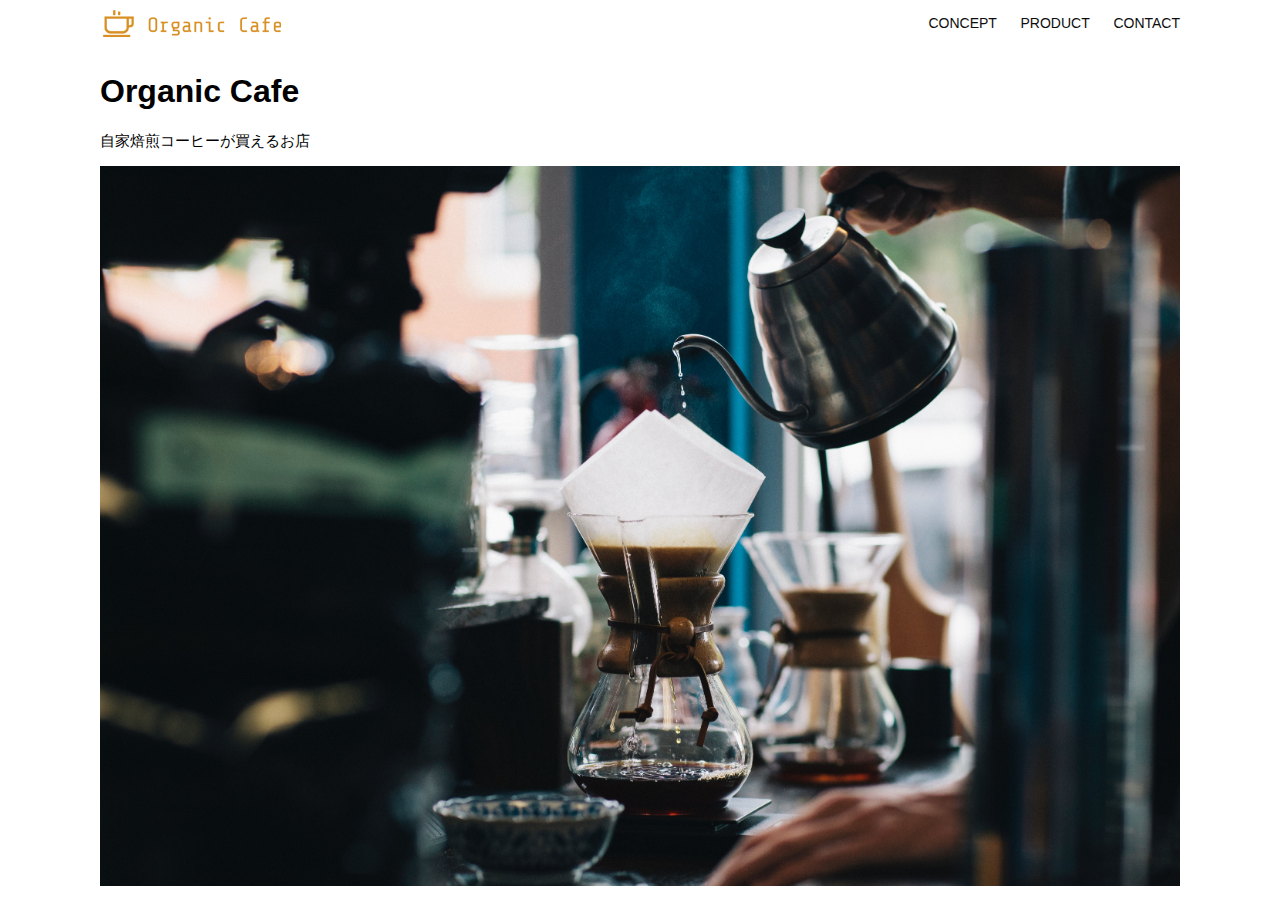
<file: kadai_013/index.html>
<!DOCTYPE html>
<html>
  <head>
    <title>Organic Cafe</title>
    <meta charset="UTF-8" />
    <meta
      name="description"
      content="自家焙煎のコーヒーがお家で楽しめるOrganic Cafe"
    />
    <meta name="viewport" content="width=device-width, initial-scale=1.0" />
    <link rel="stylesheet" href="style.css" />
  </head>
  <body>
    <!-- ヘッダー -->
    <header>
      <!-- ロゴ -->
      <a href="index.html" id="logo"
        ><img src="images/logo.png" alt="トップページに戻る"
      /></a>

      <!-- PC用ナビゲーション -->
      <nav id="nav-pc">
        <a href="index.html#concept">CONCEPT</a>
        <a href="index.html#product">PRODUCT</a>
        <a href="index.html#contact">CONTACT</a>
      </nav>

      <!--スマートフォン用-->
      <img
        id="menu-sp"
        src="images/button-menu.png"
        alt="ナビゲーションを開く"
        onclick="document.getElementById('nav-sp').style.display = 'block'"
      />
      <nav id="nav-sp">
        <img
          id="close"
          src="images/button-close.png"
          alt="ナビゲーションを閉じる"
          onclick="document.getElementById('nav-sp').style.display = 'none'"
        />
        <a
          id="logo-sp"
          href="index.html"
          onclick="document.getElementById('nav-sp').style.display = 'none'"
          ><img src="images/logo-sp.png" alt="トップページに戻る"
        /></a>
        <a
          class="menu"
          href="index.html#concept"
          onclick="document.getElementById('nav-sp').style.display = 'none'"
          >CONCEPT</a
        >
        <a
          class="menu"
          href="index.html#product"
          onclick="document.getElementById('nav-sp').style.display = 'none'"
          >PRODUCT</a
        >
        <a
          class="menu"
          href="index.html#contact"
          onclick="document.getElementById('nav-sp').style.display = 'none'"
          >CONTACT</a
        >
      </nav>
    </header>
    <main>
      <article>
        <!-- メインビジュアル -->
        <section id="main-visual">
          <div id="main-message">
            <h1>Organic Cafe</h1>
            <p>自家焙煎コーヒーが買えるお店</p>
          </div>
          <img
            src="images/main-image.jpg"
            alt="コーヒーをハンドドリップで淹れる画像"
          />
        </section>
      </article>
    </main>
  </body>
</html>
</file>
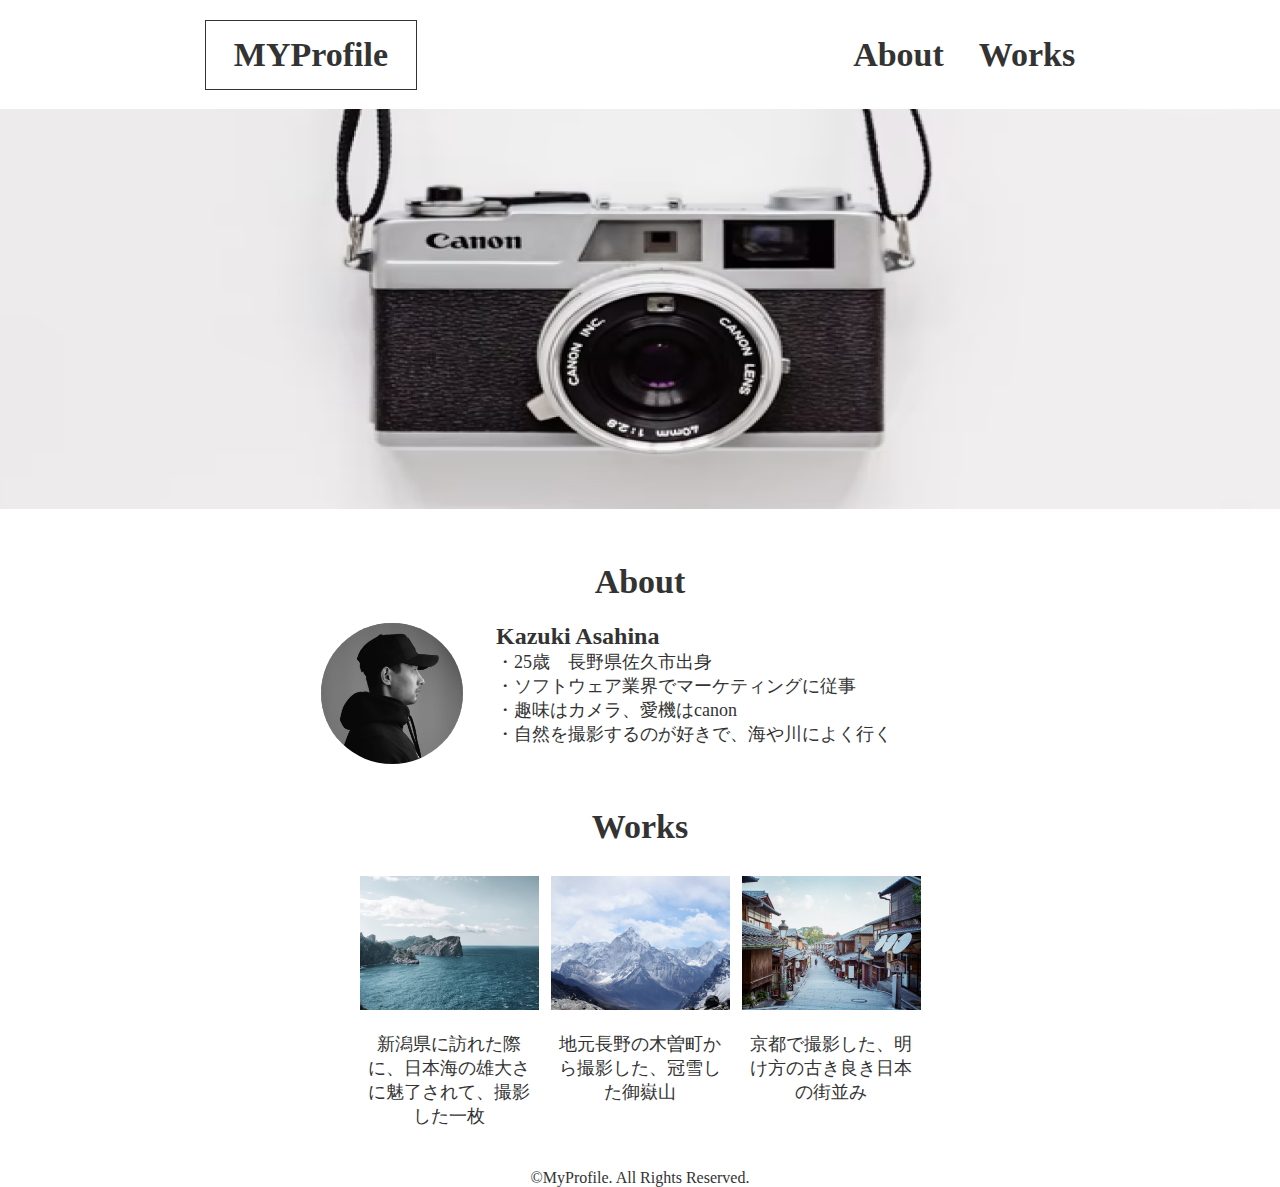
<file: 模写コーディング/index.html>
<!DOCTYPE html>
<html>
  <head>
    <meta charset="UTF-8" />
    <meta name="viewport" content="width=device-width, initial-scale=1.0" />
    <title>Document</title>
    <link rel="stylesheet" href="style.css" />
  </head>
  <body>
    <header>
      <nav>
        <h1><a href="index.html">MYProfile</a></h1>
        <ul class="menu">
          <li><a href="index.html#About">About</a></li>
          <li><a href="index.html#Works">Works</a></li>
        </ul>
      </nav>
    </header>
    <main>
      <article>
        <img id="main-camera" src="images/main.png" alt="camera" />

        <section id="About">
          <h2 id="about-h2">About</h2>
          <div id="About-info">
            <img id="about-human" src="images/about.png" alt="human" />
            <div id="profile">
              <h3>Kazuki Asahina</h3>
              <ul>
                <li>・25歳　長野県佐久市出身</li>
                <li>・ソフトウェア業界でマーケティングに従事</li>
                <li>・趣味はカメラ、愛機はcanon</li>
                <li>・自然を撮影するのが好きで、海や川によく行く</li>
              </ul>
            </div>
          </div>
        </section>

        <section id="Works">
          <h2>Works</h2>
          <div id="works-div">
            <div class="works-info">
              <img class="works-img" src="images/works1.png" alt="" />
              <p class="works-coment">
                新潟県に訪れた際に、日本海の雄大さに魅了されて、撮影した一枚
              </p>
            </div>
            <div class="works-info">
              <img src="images/works2.png" alt="" class="works-img" />
              <p class="works-coment">
                地元長野の木曽町から撮影した、冠雪した御嶽山
              </p>
            </div>
            <div class="works-info">
              <img src="images/works3.png" alt="" class="works-img" />
              <p class="works-coment">
                京都で撮影した、明け方の古き良き日本の街並み
              </p>
            </div>
          </div>
        </section>

        <footer>
          <span id="copyright">&copy;MyProfile. All Rights Reserved. </span>
        </footer>
      </article>
    </main>
  </body>
</html>
</file>
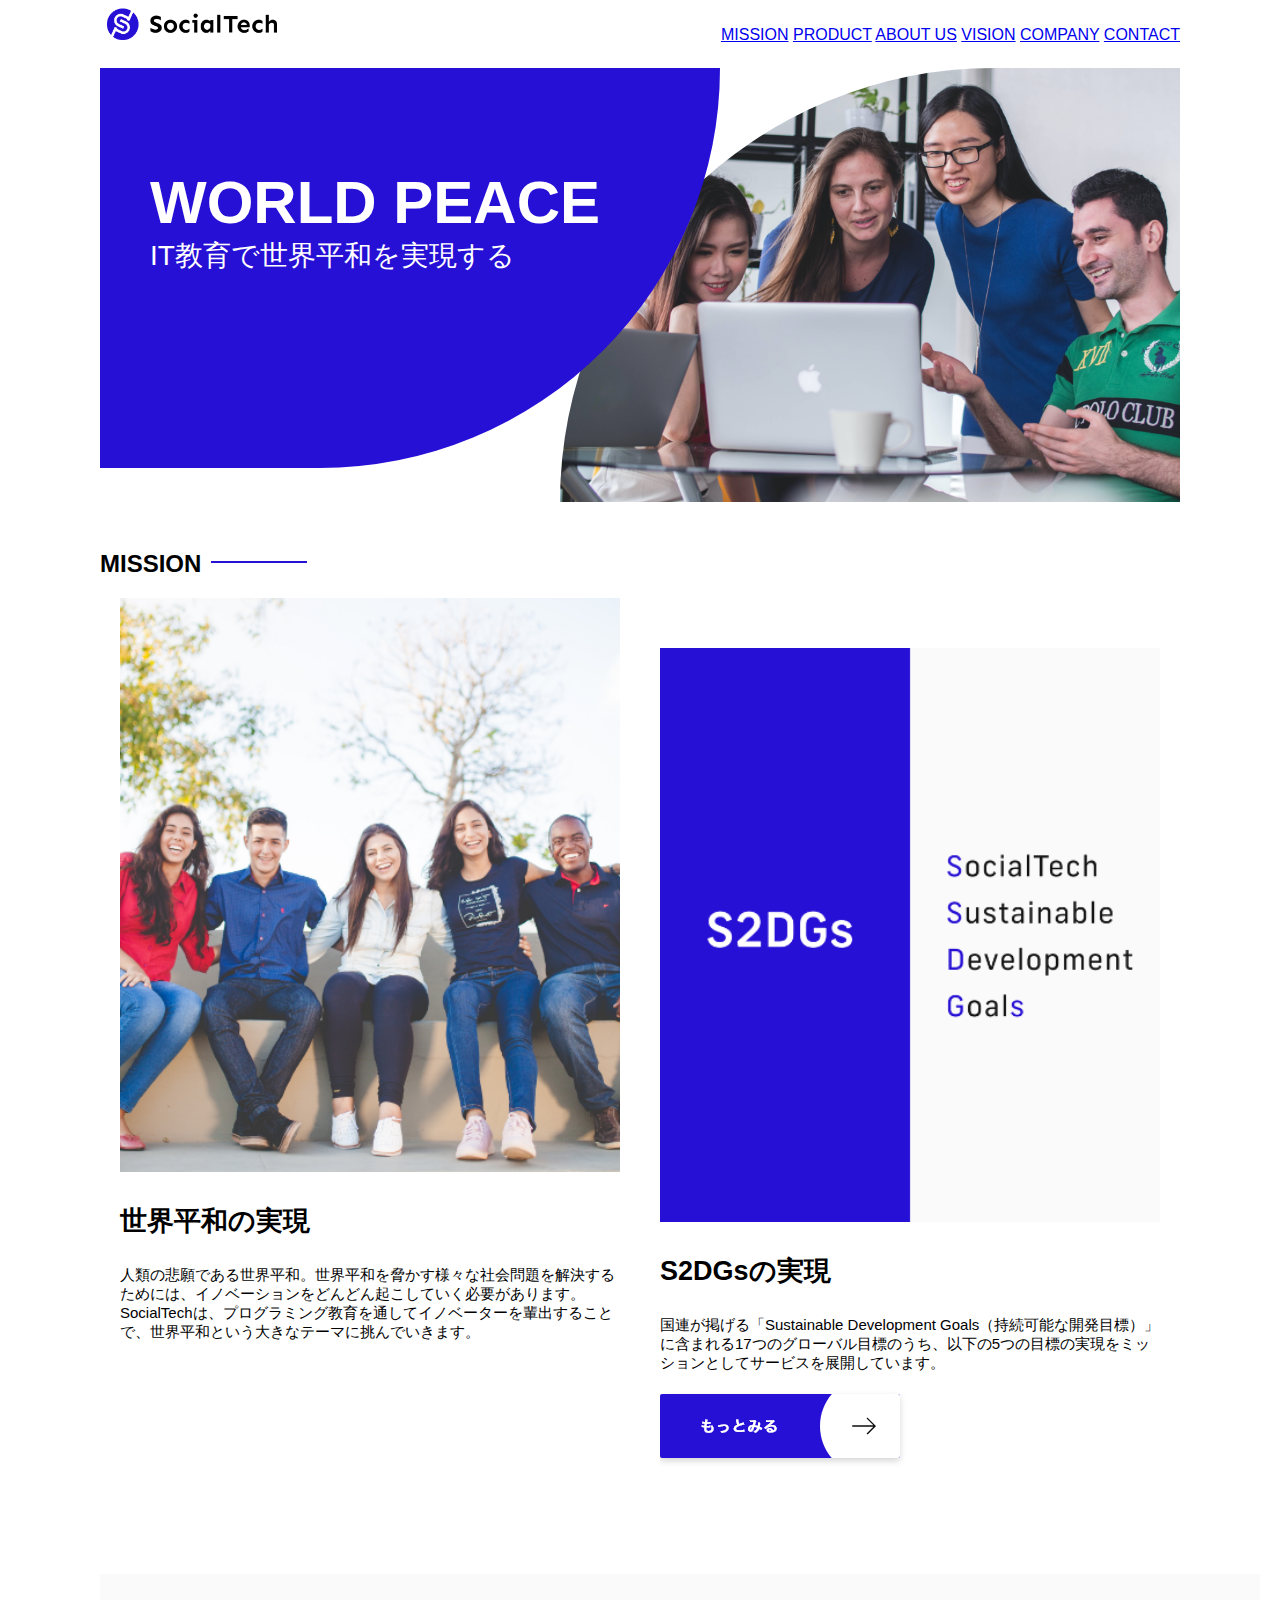
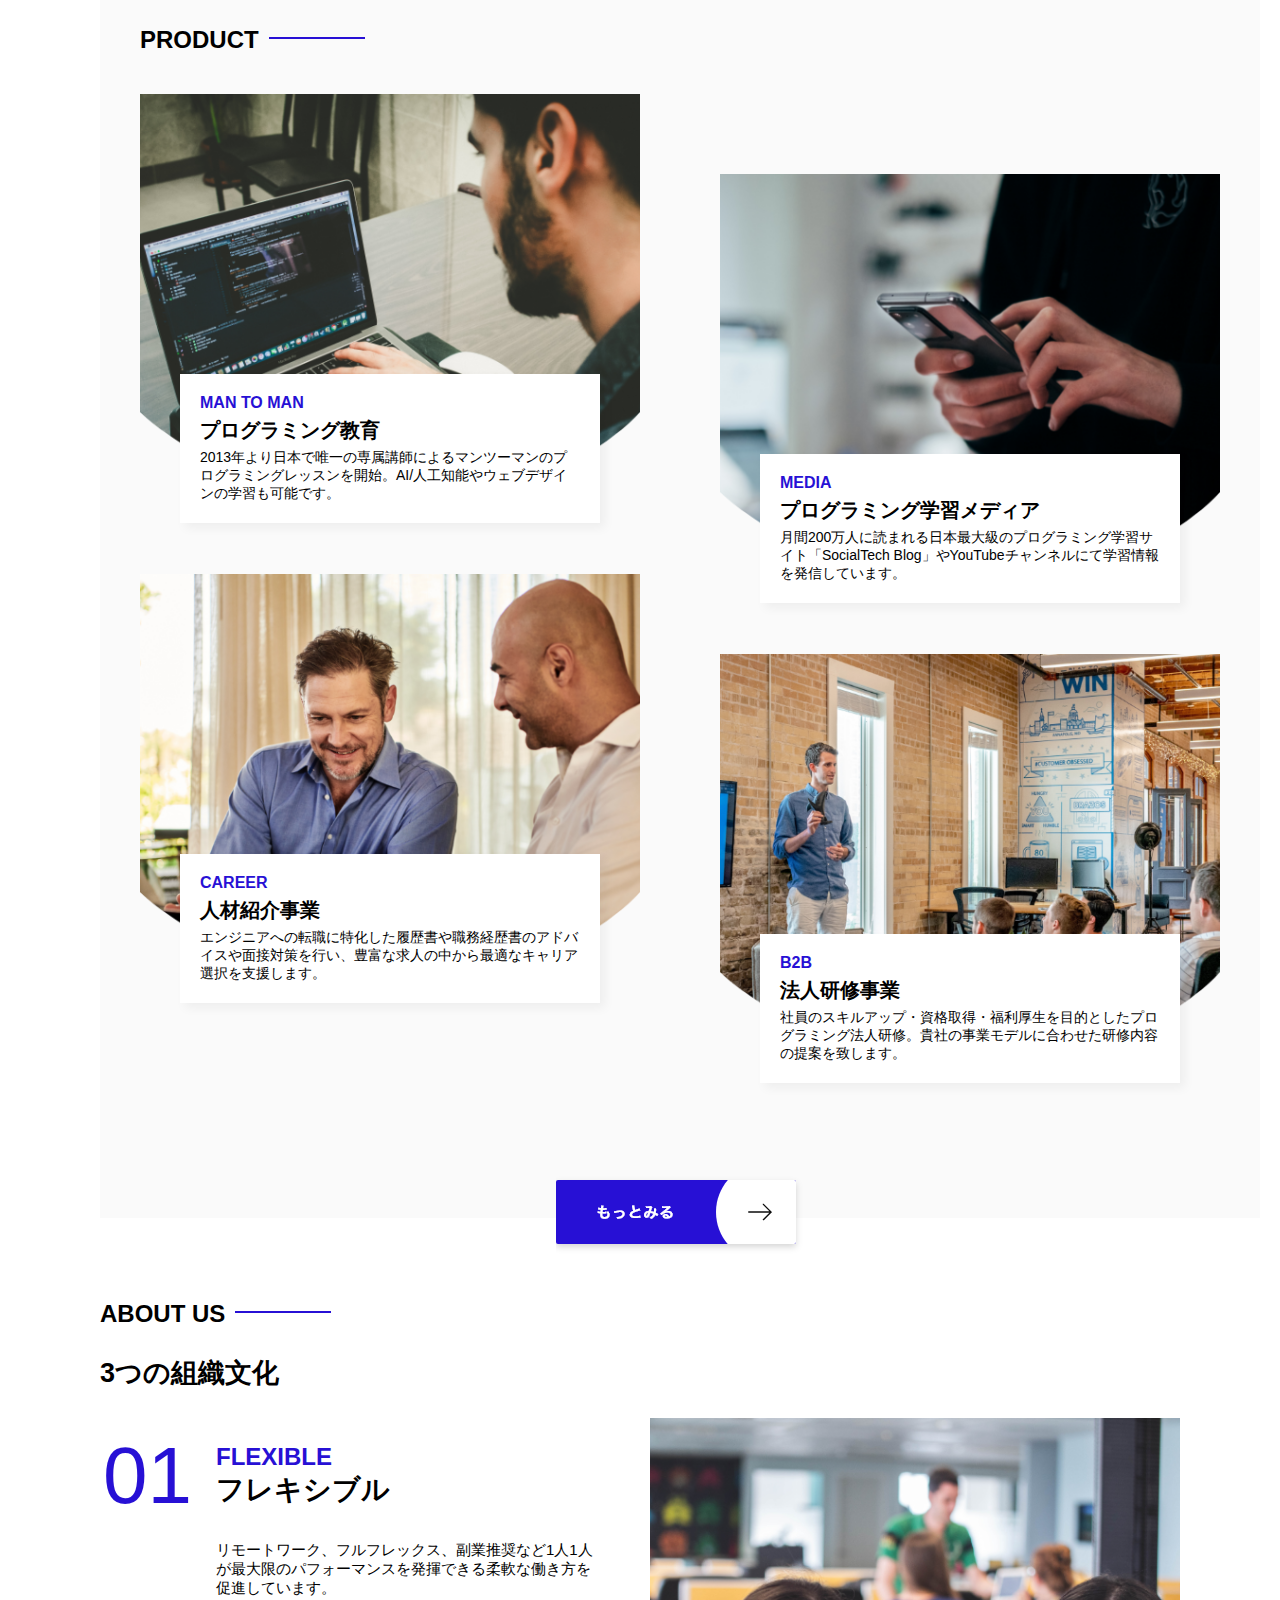
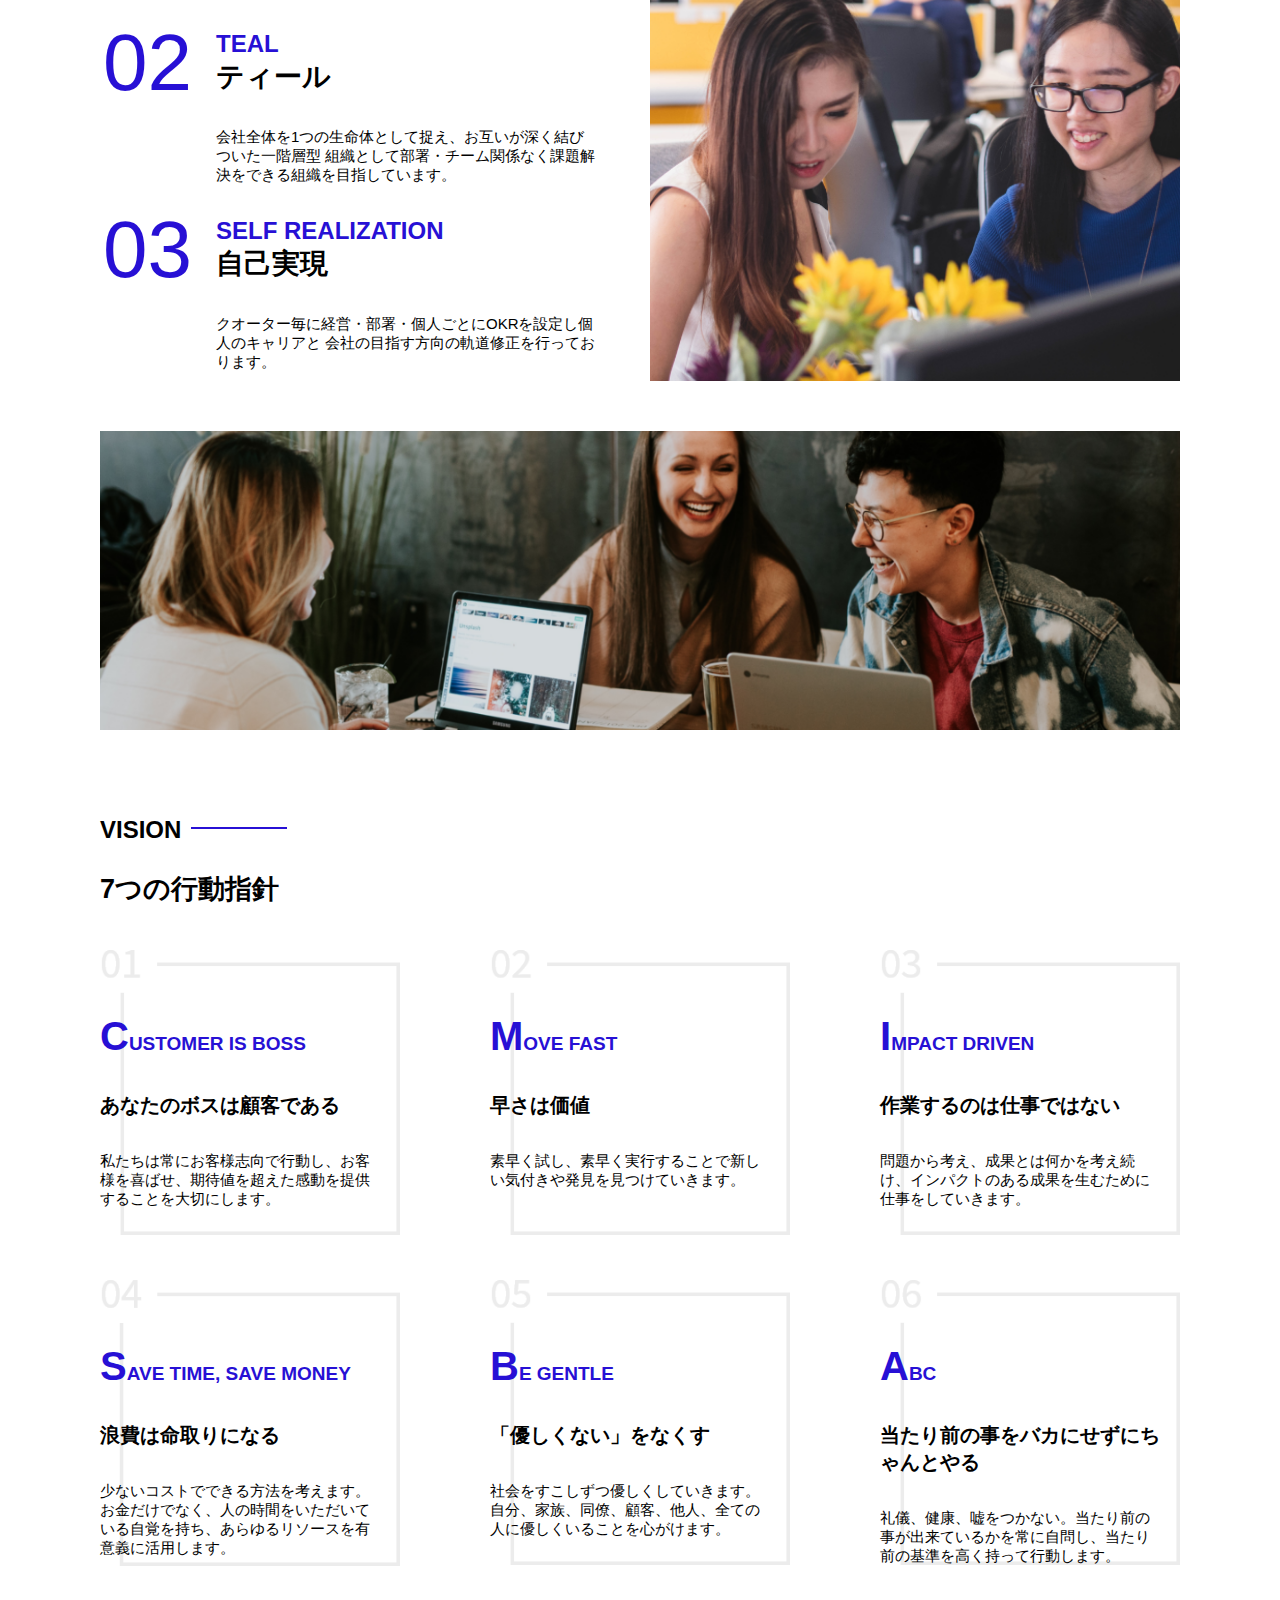
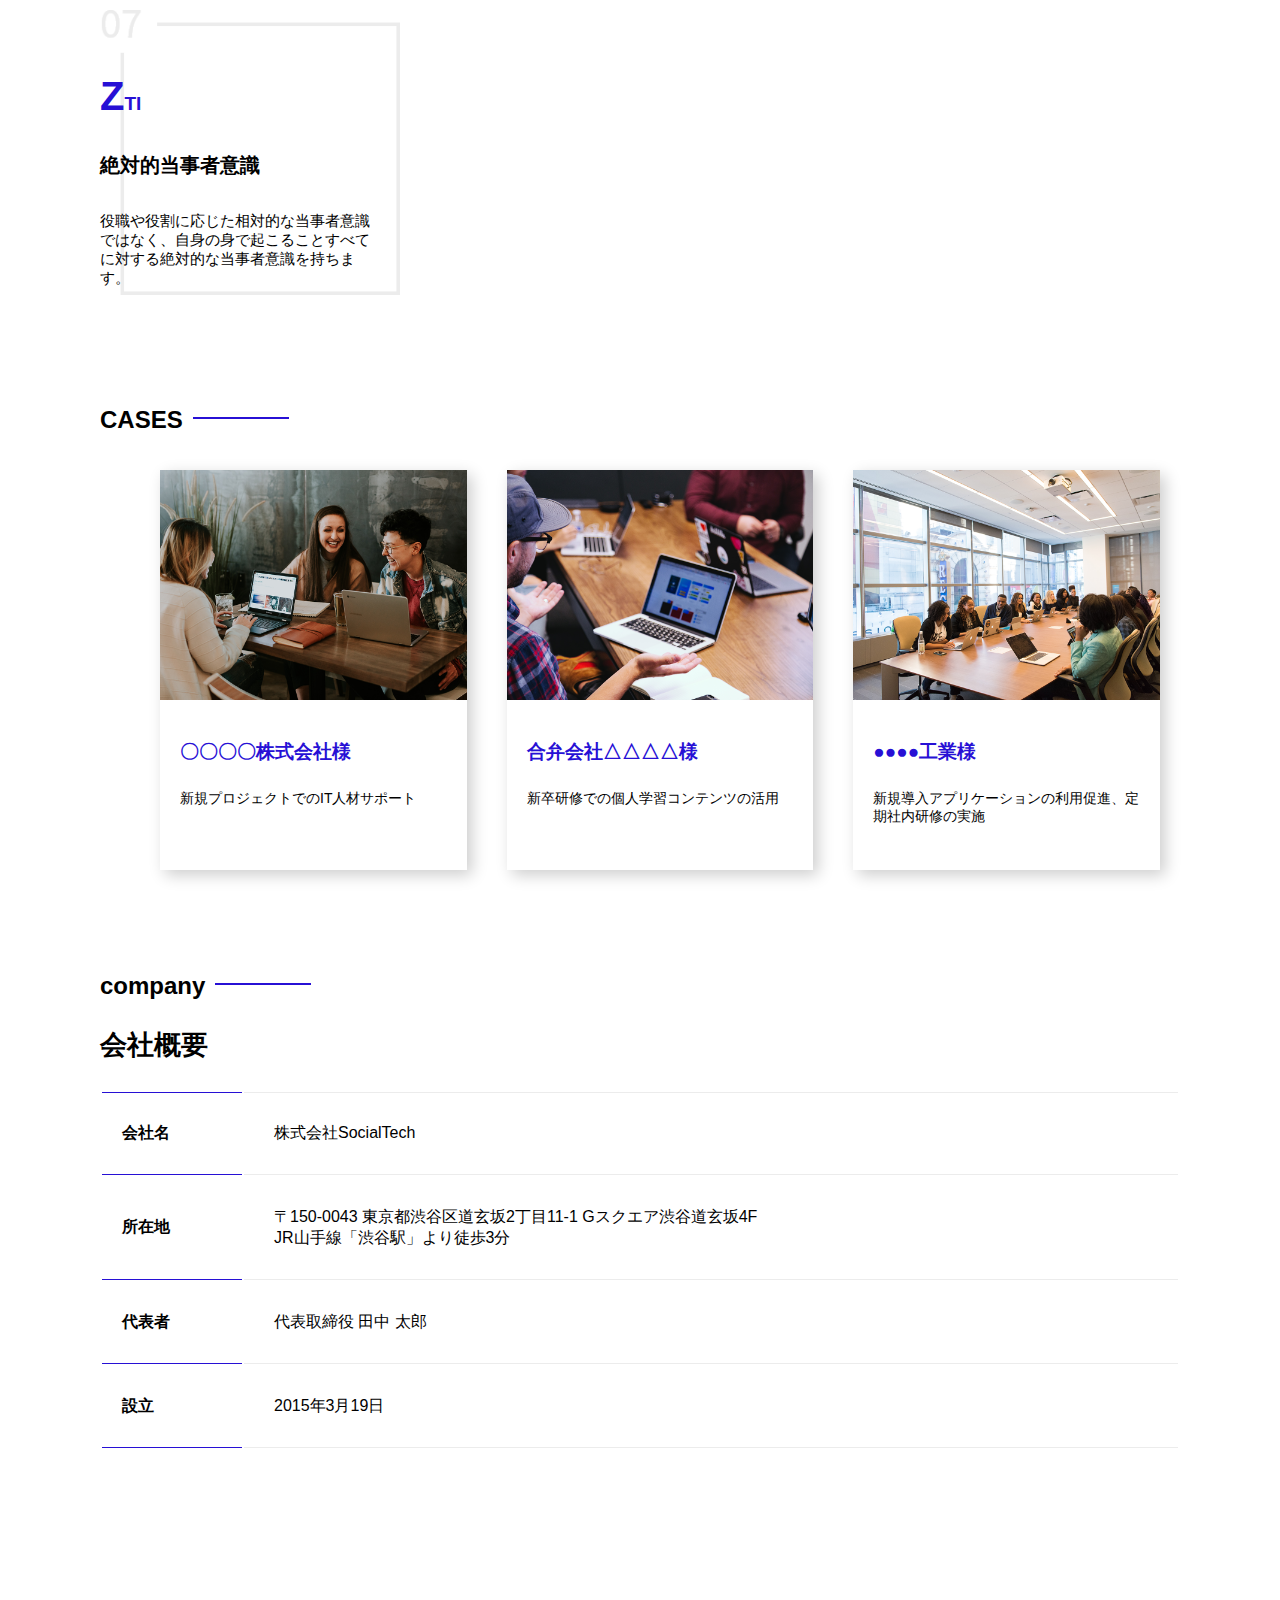
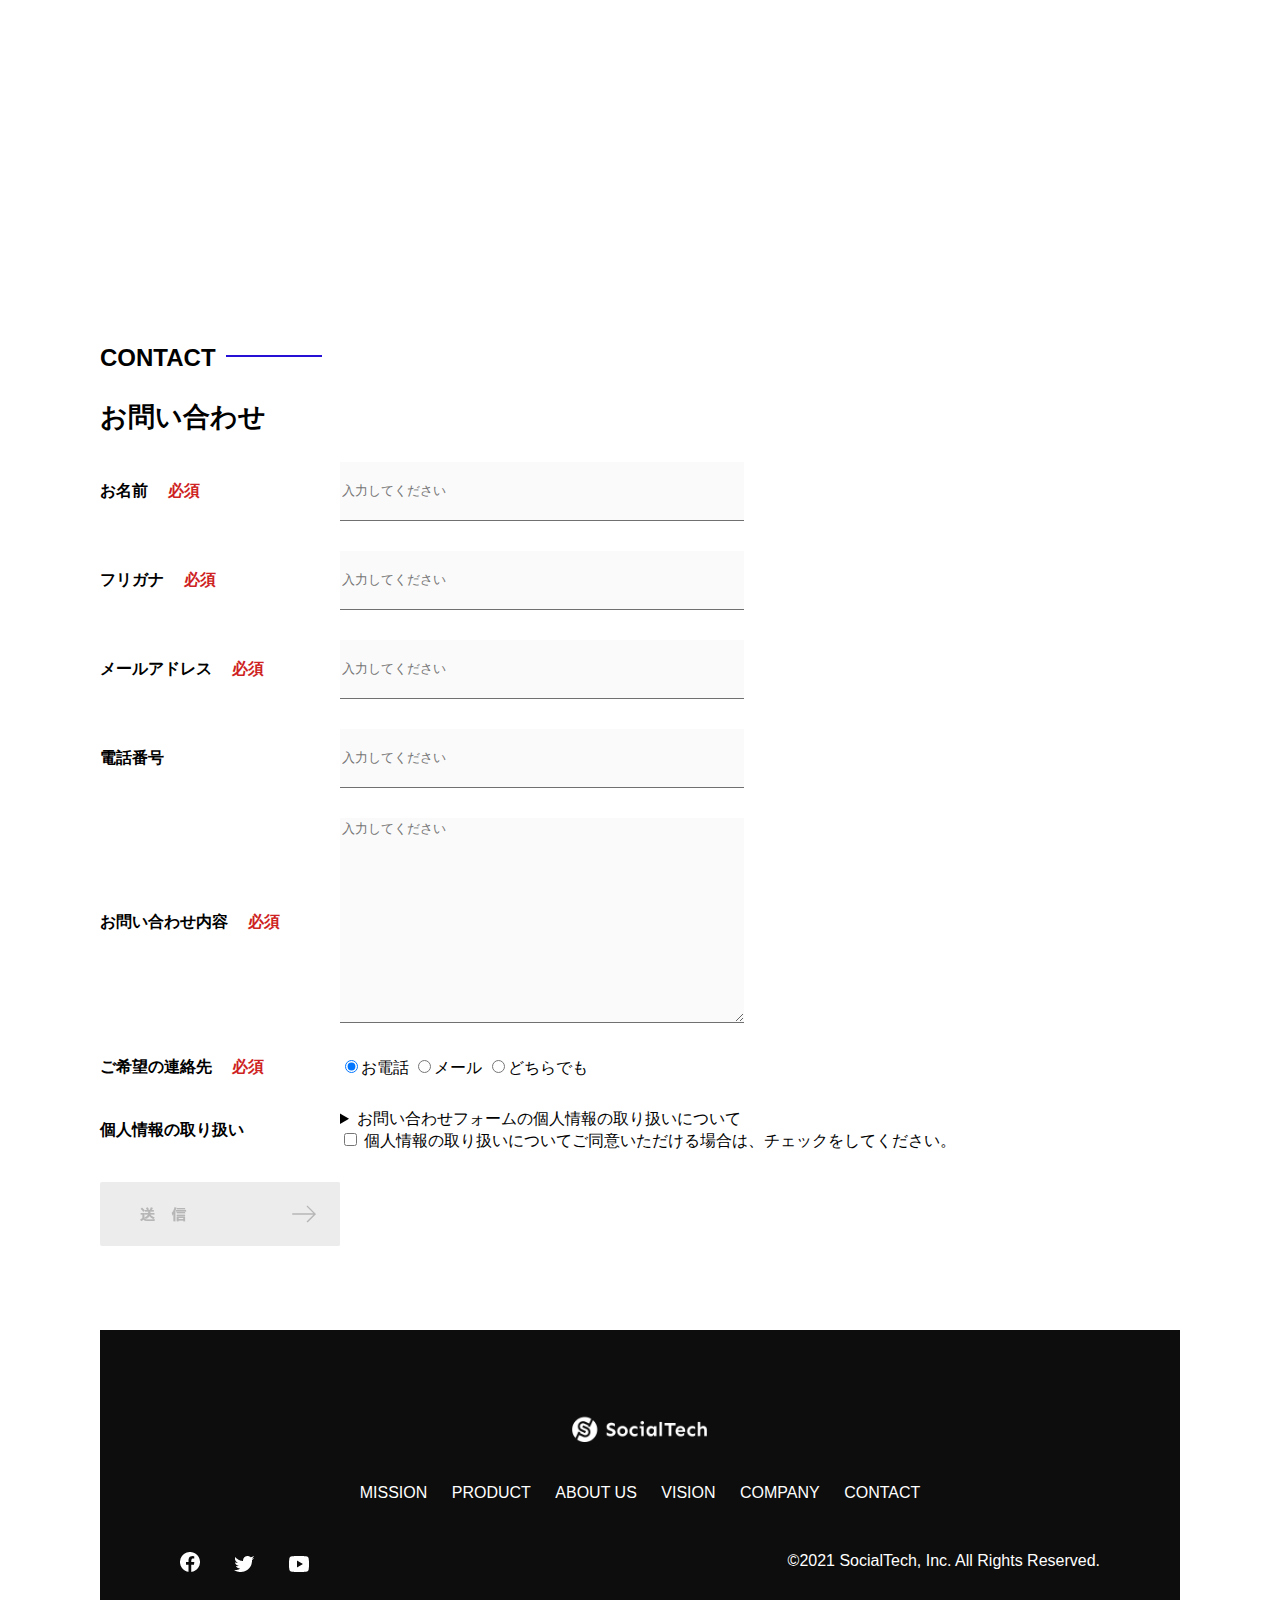
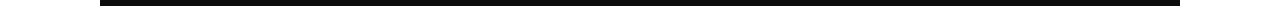
<file: kadai_tutorial_output/images/index.html>
<!DOCTYPE html>
<html lang="ja">
  <head>
    <title>Social Tech</title>
    <meta
      name="description"
      content="Social TechはEdTech業界のリーディングカンパニーを目指します。"
    />
    <meta name="viewport" content="width=device-width, initial-scale=1.0" />
    <link rel="stylesheet" href="style.css" />
  </head>
  <body>
    <header>
      <a href="index.html" id="logo"><img src="logo.png" /></a>
      <nav id="nav-pc">
        <a href="mission.html">MISSION</a>
        <a href="product.html">PRODUCT</a>
        <a href="index.html#aboutus">ABOUT US</a>
        <a href="index.html#vision">VISION</a>
        <a href="index.html#company">COMPANY</a>
        <a href="index.html#contact">CONTACT</a>
      </nav>
      <!-- スマホ用メニューボタン -->
      <img
        id="menu-sp"
        src="button-menu.png"
        alt="ナビゲーションを開く"
        onclick="document.getElementById('nav-sp').style.display = 'block'"
      />
      <nav id="nav-sp">
        <img
          id="close"
          src="button-close.png"
          alt="ナビゲーションを閉じる"
          onclick="document.getElementById('nav-sp').style.display = 'none'"
        />
        <a
          id="logo-sp"
          href="index.html"
          onclick="document.getElementById('nav-sp').style.display = 'none'"
          ><img src="logo-sp.png" alt="トップページに戻る"
        /></a>
        <a
          class="menu"
          href="mission.html"
          onclick="document.getElementById('nav-sp').style.display = 'none'"
          >MISSION</a
        >
        <a
          class="menu"
          href="product.html"
          onclick="document.getElementById('nav-sp').style.display = 'none'"
          >PRODUCT</a
        >
        <a
          class="menu"
          href="index.html#aboutus"
          onclick="document.getElementById('nav-sp').style.display = 'none'"
          >ABOUT US</a
        >
        <a
          class="menu"
          href="index.html#vision"
          onclick="document.getElementById('nav-sp').style.display = 'none'"
          >VISION</a
        >
        <a
          class="menu"
          href="index.html#company"
          onclick="document.getElementById('nav-sp').style.display = 'none'"
          >COMPANY</a
        >
        <a
          class="menu"
          href="index.html#contact"
          onclick="document.getElementById('nav-sp').style.display = 'none'"
          >CONTACT</a
        >
        <div id="sns">
          <a href="https://www.facebook.com/sejuku2013"
            ><img src="button-facebook.png" alt="Facebookのリンク"
          /></a>
          <a href="https://twitter.com/samuraijuku"
            ><img src="button-twitter.png" alt="Twitterのリンク"
          /></a>
          <a href="https://www.youtube.com/channel/UCCFOQO5aDK0xXam4cUQXT8g"
            ><img src="button-youtube.png" alt="YouTubeのリンク"
          /></a>
        </div>
      </nav>
    </header>
    <main>
      <article>
        <section id="main-visual">
          <div id="main-message">
            <h1>WORLD PEACE</h1>
            <p>IT教育で世界平和を実現する</p>
          </div>
          <img src="index/index-main.png" />
        </section>
        <section id="mission">
          <h2 class="index-h2">MISSION</h2>
          <div id="mission-flex">
            <div>
              <img id="mission-photo" src="index/index-mission.png" />
              <h3>世界平和の実現</h3>
              <p>
                人類の悲願である世界平和。世界平和を脅かす様々な社会問題を解決するためには、イノベーションをどんどん起こしていく必要があります。SocialTechは、プログラミング教育を通してイノベーターを輩出することで、世界平和という大きなテーマに挑んでいきます。
              </p>
            </div>
            <div>
              <img id="s2dgs" src="index/s2dgs.png" alt="S2DGs" />
              <h3>S2DGsの実現</h3>
              <p>
                国連が掲げる「Sustainable Development
                Goals（持続可能な開発目標）」に含まれる17つのグローバル目標のうち、以下の5つの目標の実現をミッションとしてサービスを展開しています。
              </p>
              <a href="mission.html">
                <img src="button-more.png" alt="もっとみる" />
              </a>
            </div>
          </div>
        </section>

        <section id="product">
          <h2 class="index-h2">PRODUCT</h2>
          <div>
            <div id="product-left">
              <div>
                <img
                  class="product-photo"
                  src="index/index-mantoman.png"
                  alt="PCでコードを書く男性"
                />
                <div class="product-explain">
                  <span>MAN TO MAN</span>
                  <h3>プログラミング教育</h3>
                  <p>
                    2013年より日本で唯一の専属講師によるマンツーマンのプログラミングレッスンを開始。AI/人工知能やウェブデザインの学習も可能です。
                  </p>
                </div>
              </div>
              <div>
                <img
                  class="product-photo"
                  src="index/index-career.png"
                  alt="笑顔で話し合う2人の男性"
                />
                <div class="product-explain">
                  <span>CAREER</span>
                  <h3>人材紹介事業</h3>
                  <p>
                    エンジニアへの転職に特化した履歴書や職務経歴書のアドバイスや面接対策を行い、豊富な求人の中から最適なキャリア選択を支援します。
                  </p>
                </div>
              </div>
            </div>
            <div id="product-right">
              <div>
                <img
                  class="product-photo"
                  src="index/index-media.png"
                  alt="スマートフォンを操作する人"
                />
                <div class="product-explain">
                  <span>MEDIA</span>
                  <h3>プログラミング学習メディア</h3>
                  <p>
                    月間200万人に読まれる日本最大級のプログラミング学習サイト「SocialTech
                    Blog」やYouTubeチャンネルにて学習情報を発信しています。
                  </p>
                </div>
              </div>
              <div>
                <img
                  class="product-photo"
                  src="index/index-b2b.png"
                  alt="講演中の男性とそれを聴く人々"
                />
                <div class="product-explain">
                  <span>B2B</span>
                  <h3>法人研修事業</h3>
                  <p>
                    社員のスキルアップ・資格取得・福利厚生を目的としたプログラミング法人研修。貴社の事業モデルに合わせた研修内容の提案を致します。
                  </p>
                </div>
              </div>
            </div>
          </div>

          <div>
            <a id="product-more" href="product.html">
              <img src="button-more.png" alt="もっとみる" />
            </a>
          </div>
        </section>

        <section id="aboutus">
          <h2 class="index-h2">ABOUT US</h2>
          <h3>3つの組織文化</h3>
          <div>
            <table class="culture-table">
              <tr>
                <td>
                  <span class="culture-num">01</span>
                </td>
                <td>
                  <span class="culture-en">FLEXIBLE</span>
                  <span class="culture-jp">フレキシブル</span>
                </td>
              </tr>
              <tr>
                <td>
                  <!--空のセル-->
                </td>
                <td>
                  <p class="culture-description">
                    リモートワーク、フルフレックス、副業推奨など1人1人が最大限のパフォーマンスを発揮できる柔軟な働き方を促進しています。
                  </p>
                </td>
              </tr>
              <tr>
                <td>
                  <span class="culture-num">02</span>
                </td>
                <td>
                  <span class="culture-en">TEAL</span>
                  <span class="culture-jp">ティール</span>
                </td>
              </tr>
              <tr>
                <td>
                  <!--空のセル-->
                </td>
                <td>
                  <p class="culture-description">
                    会社全体を1つの生命体として捉え、お互いが深く結びついた一階層型
                    組織として部署・チーム関係なく課題解決をできる組織を目指しています。
                  </p>
                </td>
              </tr>
              <tr>
                <td>
                  <span class="culture-num">03</span>
                </td>
                <td>
                  <span class="culture-en">SELF REALIZATION</span>
                  <span class="culture-jp">自己実現</span>
                </td>
              </tr>
              <tr>
                <td>
                  <!--空のセル-->
                </td>
                <td>
                  <p class="culture-description">
                    クオーター毎に経営・部署・個人ごとにOKRを設定し個人のキャリアと
                    会社の目指す方向の軌道修正を行っております。
                  </p>
                </td>
              </tr>
            </table>
            <img
              class="culture-img"
              src="index/index-aboutus1.png"
              alt="笑顔で話し合う2人の女性"
            />
          </div>
          <img
            class="culture-img2"
            src="index/index-aboutus2.png"
            alt="笑顔で話し合う3人の男女"
          />
        </section>
        <section id="vision">
          <h2 class="index-h2">VISION</h2>
          <h3>7つの行動指針</h3>
          <div>
            <div class="vision-box">
              <img src="index/vision-01.png" alt="01" />
              <span>
                <h4>CUSTOMER IS BOSS</h4>
                <h5>あなたのボスは顧客である</h5>
                <p>
                  私たちは常にお客様志向で行動し、お客様を喜ばせ、期待値を超えた感動を提供することを大切にします。
                </p>
              </span>
            </div>
            <div class="vision-box">
              <img src="index/vision-02.png" alt="02" />
              <span>
                <h4>MOVE FAST</h4>
                <h5>早さは価値</h5>
                <p>
                  素早く試し、素早く実行することで新しい気付きや発見を見つけていきます。
                </p>
              </span>
            </div>
            <div class="vision-box">
              <img src="index/vision-03.png" alt="03" />
              <span>
                <h4>IMPACT DRIVEN</h4>
                <h5>作業するのは仕事ではない</h5>
                <p>
                  問題から考え、成果とは何かを考え続け、インパクトのある成果を生むために仕事をしていきます。
                </p>
              </span>
            </div>
            <div class="vision-box">
              <img src="index//vision-04.png" alt="04" />
              <span>
                <h4>SAVE TIME, SAVE MONEY</h4>
                <h5>浪費は命取りになる</h5>
                <p>
                  少ないコストでできる方法を考えます。お金だけでなく、人の時間をいただいている自覚を持ち、あらゆるリソースを有意義に活用します。
                </p>
              </span>
            </div>
            <div class="vision-box">
              <img src="index/vision-05.png" alt="05" />
              <span>
                <h4>BE GENTLE</h4>
                <h5>「優しくない」をなくす</h5>
                <p>
                  社会をすこしずつ優しくしていきます。自分、家族、同僚、顧客、他人、全ての人に優しくいることを心がけます。
                </p>
              </span>
            </div>
            <div class="vision-box">
              <img src="index/vision-06.png" alt="06" />
              <span>
                <h4>ABC</h4>
                <h5>当たり前の事をバカにせずにちゃんとやる</h5>
                <p>
                  礼儀、健康、嘘をつかない。当たり前の事が出来ているかを常に自問し、当たり前の基準を高く持って行動します。
                </p>
              </span>
            </div>
            <div class="vision-box">
              <img src="index/vision-07.png" alt="07" />
              <span>
                <h4>ZTI</h4>
                <h5>絶対的当事者意識</h5>
                <p>
                  役職や役割に応じた相対的な当事者意識ではなく、自身の身で起こることすべてに対する絶対的な当事者意識を持ちます。
                </p>
              </span>
            </div>
          </div>
        </section>

        <section id="cases">
          <h2 class="index-h2">CASES</h2>
          <ul>
            <li class="case-card">
              <img class="case-img" src="case-1.png" />
              <div class="case-info">
                <h4 class="case-name">〇〇〇〇株式会社様</h4>
                <p class="case-content">新規プロジェクトでのIT人材サポート</p>
              </div>
            </li>

            <li class="case-card">
              <img class="case-img" src="case-2.png" />
              <div class="case-info">
                <h4 class="case-name">合弁会社△△△△様</h4>
                <p class="case-content">新卒研修での個人学習コンテンツの活用</p>
              </div>
            </li>

            <li class="case-card">
              <img class="case-img" src="case-3.png" />
              <div class="case-info">
                <h4 class="case-name">●●●●工業様</h4>
                <p class="case-content">
                  新規導入アプリケーションの利用促進、定期社内研修の実施
                </p>
              </div>
            </li>
          </ul>
        </section>

        <section id="company">
          <h2 class="index-h2">company</h2>
          <h3>会社概要</h3>
          <table id="company-table">
            <tr>
              <th class="tableheader-first">会社名</th>
              <td class="cell-first">株式会社SocialTech</td>
            </tr>
            <tr>
              <th class="tableheader">所在地</th>
              <td class="cell">
                〒150-0043 東京都渋谷区道玄坂2丁目11-1 Gスクエア渋谷道玄坂4F<br />JR山手線「渋谷駅」より徒歩3分
              </td>
            </tr>
            <tr>
              <th class="tableheader">代表者</th>
              <td class="cell">代表取締役 田中 太郎</td>
            </tr>
            <tr>
              <th class="tableheader">設立</th>
              <td class="cell">2015年3月19日</td>
            </tr>
          </table>
          <iframe
            src="https://www.google.com/maps/embed?pb=!1m18!1m12!1m3!1d3241.7759544892483!2d139.69399665123464!3d35.65789123876098!2m3!1f0!2f0!3f0!3m2!1i1024!2i768!4f13.1!3m3!1m2!1s0x60188caa0042e8d1%3A0xba130bea826a7aa2!2z44CSMTUwLTAwNDMg5p2x5Lqs6YO95riL6LC35Yy66YGT546E5Z2C77yS5LiB55uu77yR77yR4oiS77yR!5e0!3m2!1sja!2sjp!4v1636872991912!5m2!1sja!2sjp"
            style="border: 0"
            allowfullscreen=""
            loading="lazy"
          >
          </iframe>
        </section>

        <section id="contact">
          <h2 class="index-h2">CONTACT</h2>
          <h3>お問い合わせ</h3>
          <form action="https://api.staticforms.xyz/submit" method="post">
            <input type="text" name="honeypot" style="display: none" />
            <input
              type="hidden"
              name="accessKey"
              value="3ddff722-4cf0-417d-a20a-d078f3c2064d"
            />
            <input type="hidden" name="subject" value="お問い合わせフォーム" />
            <input type="hidden" name="replyTo" value="gokey5107@gmail.com" />
            <input type="hidden" name="redirectTo" value="" />
            <div>
              <div class="contact-heading">
                <label class="contact-label"
                  >お名前<span class="contact-span">必須</span></label
                >
              </div>
              <div>
                <input
                  type="text"
                  name="name"
                  placeholder="入力してください"
                  class="contact-textbox"
                />
              </div>
            </div>
            <div>
              <div class="contact-heading">
                <label class="contact-label"
                  >フリガナ<span class="contact-span">必須</span></label
                >
              </div>
              <div>
                <input
                  type="text"
                  name="hurigana"
                  placeholder="入力してください"
                  class="contact-textbox"
                />
              </div>
            </div>
            <div>
              <div class="contact-heading">
                <label class="contact-label"
                  >メールアドレス<span class="contact-span">必須</span></label
                >
              </div>
              <div>
                <input
                  type="text"
                  name="email"
                  placeholder="入力してください"
                  class="contact-textbox"
                />
              </div>
            </div>
            <div>
              <div class="contact-heading">
                <label class="contact-label">電話番号</label>
              </div>
              <div>
                <input
                  type="text"
                  name="tel"
                  placeholder="入力してください"
                  class="contact-textbox"
                />
              </div>
            </div>
            <div>
              <div class="contact-heading">
                <label class="contact-label"
                  >お問い合わせ内容<span class="contact-span">必須</span></label
                >
              </div>
              <div>
                <textarea
                  class="contact-textarea"
                  placeholder="入力してください"
                  name="message"
                ></textarea>
              </div>
            </div>
            <div>
              <div class="contact-heading">
                <label class="contact-label"
                  >ご希望の連絡先<span class="contact-span">必須</span></label
                >
              </div>
              <div>
                <input
                  class="radiobutton"
                  type="radio"
                  value="tel"
                  name="contact"
                  checked
                /><label>お電話</label>
                <input
                  class="radiobutton"
                  type="radio"
                  value="mail"
                  name="contact"
                /><label>メール</label>
                <input
                  class="radiobutton"
                  type="radio"
                  value="both"
                  name="contact"
                /><label>どちらでも</label>
              </div>
            </div>
            <div>
              <div class="contact-heading">
                <label class="contact-label">個人情報の取り扱い</label>
              </div>
              <div>
                <details>
                  <summary>
                    お問い合わせフォームの個人情報の取り扱いについて
                  </summary>
                  <div>
                    <span>１．組織の名称又は氏名</span><br />
                    株式会社SocialTech<br /><br />
                    <span
                      >２．個人情報保護管理者（若しくはその代理人）の氏名又は職名、所属及び連絡先
                      鈴木 一郎 コーポレート部</span
                    ><br />
                    メールアドレス：support@socialtech.net<br />
                    TEL：03-xxxx-xxxx<br />
                    <span>３．個人情報の利用目的</span><br />
                    ・本サービス及び本サービスに関連する情報の提供又はそれらに関する連絡のため<br />
                    ・ユーザーの本人確認のため<br />
                    ・当社サービスのご案内のため<br />
                    ・当社の商品等の広告または宣伝（電子メールによるものを含むものとします。）<br /><br />
                    <span>４．個人情報の取り扱い業務の委託</span><br />
                    個人情報の取扱業務の全部または一部を外部に業務委託する場合があります。<br />
                    その際、弊社は、個人情報を適切に保護できる管理体制を敷き実行していることを条件として<br />
                    委託先を厳選したうえで、機密保持契約を委託先と締結し、お客様の個人情報を厳密に管理させます。<br /><br />
                    <span>５．個人情報の開示等の請求</span><br />
                    お客様は、弊社に対してご自身の個人情報の開示等（利用目的の通知、開示、内容の訂正・追加・削除、利用の停止または消去、第三者への提供の停止）に関して、当社問合わせ窓口に申し出ることができます。<br />
                    その際、弊社はお客様ご本人を確認させていただいたうえで、合理的な期間内に対応いたします。<br /><br />
                    なお、個人情報に関する弊社問合わせ先は、次の通りです。<br /><br />
                    株式会社SocialTech　個人情報問合せ窓口<br />
                    〒150-0043　東京都渋谷区道玄坂2丁目11-1 Ｇスクエア渋谷道玄坂
                    4F<br />
                    メールアドレス：support@socialtech.net　TEL：03-xxxx-xxxx<br /><br />
                    <span>６．個人情報を提供されることの任意性について</span
                    ><br /><br />
                    お客様がご自身の個人情報を弊社に提供されるか否かは、お客様のご判断によりますが、もしご提供されない場合には、適切なサービスが提供できない場合がありますので予めご了承ください。
                  </div>
                </details>
                <input type="checkbox" name="agree" />
                <span
                  >個人情報の取り扱いについてご同意いただける場合は、チェックをしてください。</span
                >
              </div>
            </div>
            <input type="image" src="button-submit.png" />
          </form>
        </section>
      </article>
      <footer>
        <div id="footer-logo">
          <img src="logo-sp.png" alt="SocialTech" />
        </div>
        <div id="footer-link">
          <a href="mission.html">MISSION</a>
          <a href="product.html">PRODUCT</a>
          <a href="index.html#aboutus">ABOUT US</a>
          <a href="index.html#vision">VISION</a>
          <a href="index.html#company">COMPANY</a>
          <a href="index.html#contact">CONTACT</a>
        </div>
        <div id="sns-footer">
          <a href="https://www.facebook.com/sejuku2013"
            ><img src="button-facebook.png" alt="Facebookのリンク"
          /></a>
          <a href="https://twitter.com/samuraijuku"
            ><img src="button-twitter.png" alt="Twitterのリンク"
          /></a>
          <a href="https://www.youtube.com/channel/UCCFOQO5aDK0xXam4cUQXT8g"
            ><img src="button-youtube.png" alt="YouTubeのリンク"
          /></a>
          <span id="copyright"
            >&copy;2021 SocialTech, Inc. All Rights Reserved.
          </span>
        </div>
      </footer>
    </main>
  </body>
</html>
</file>
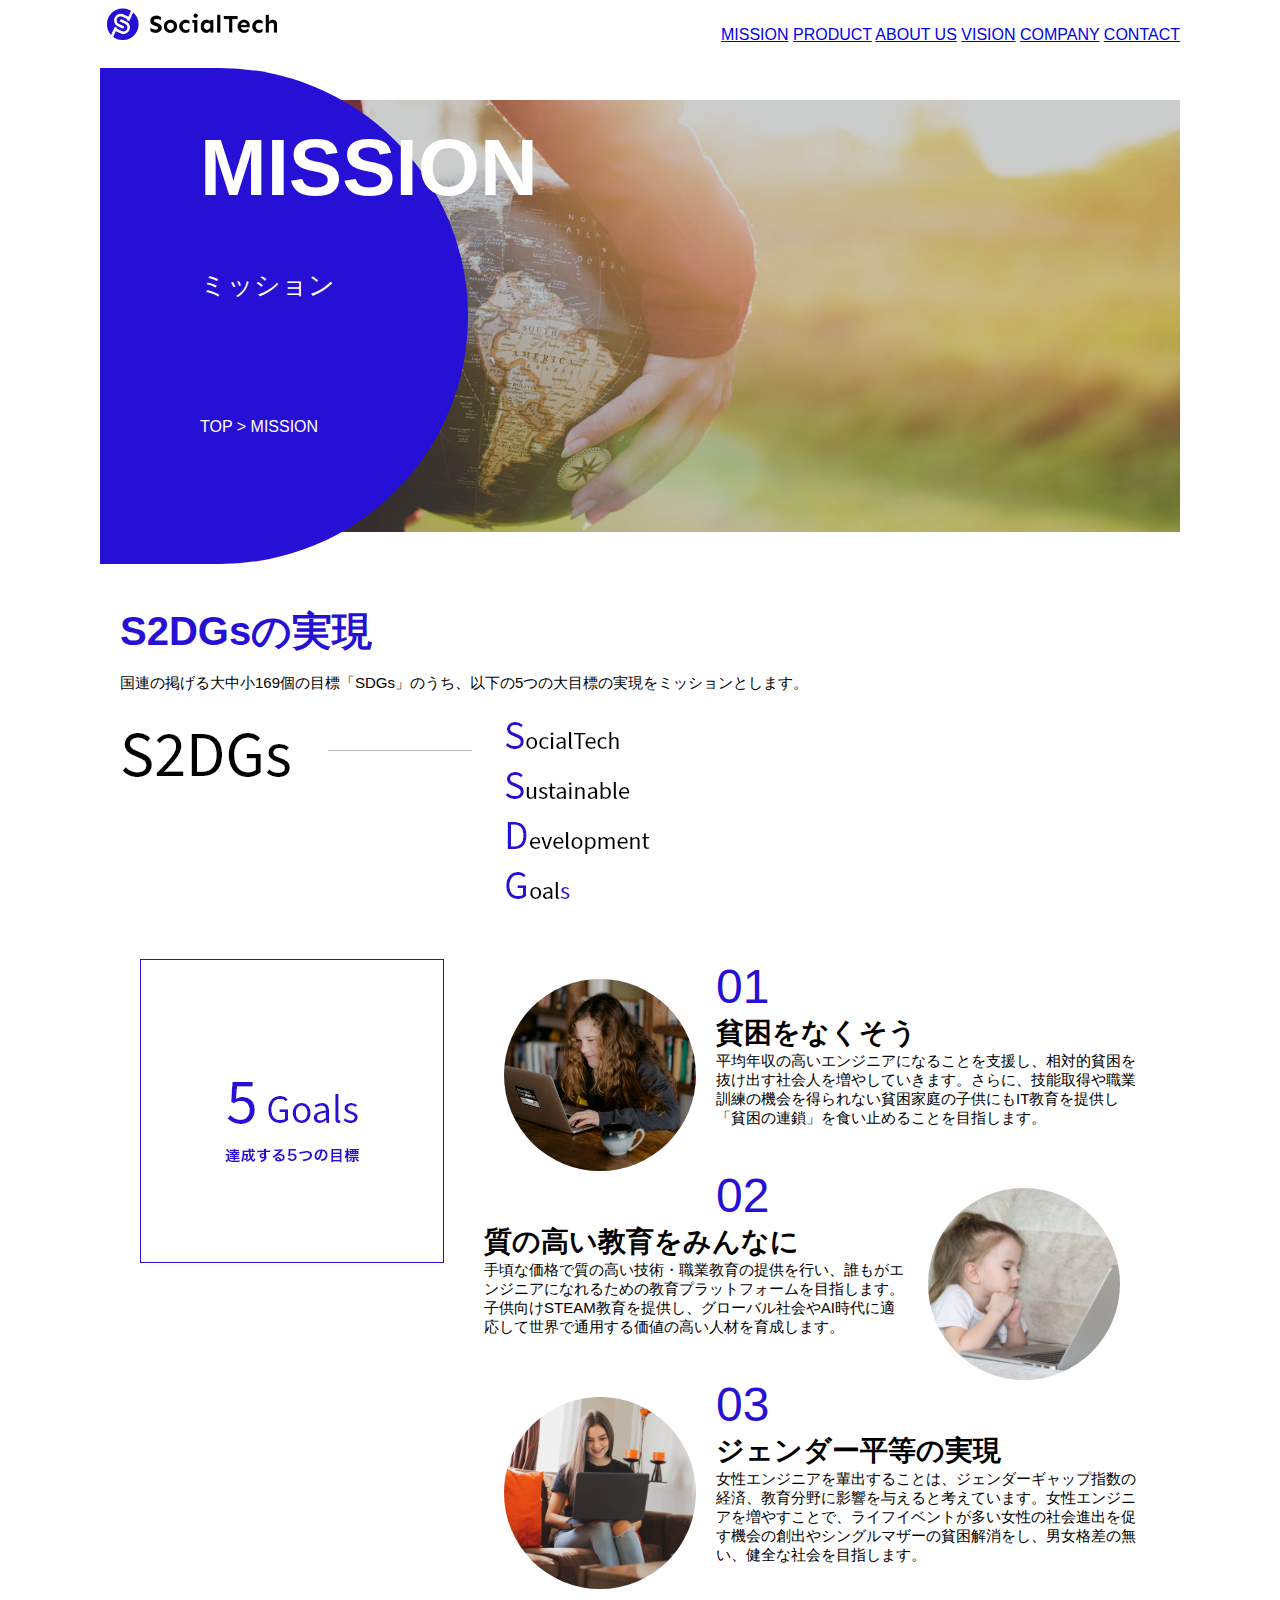
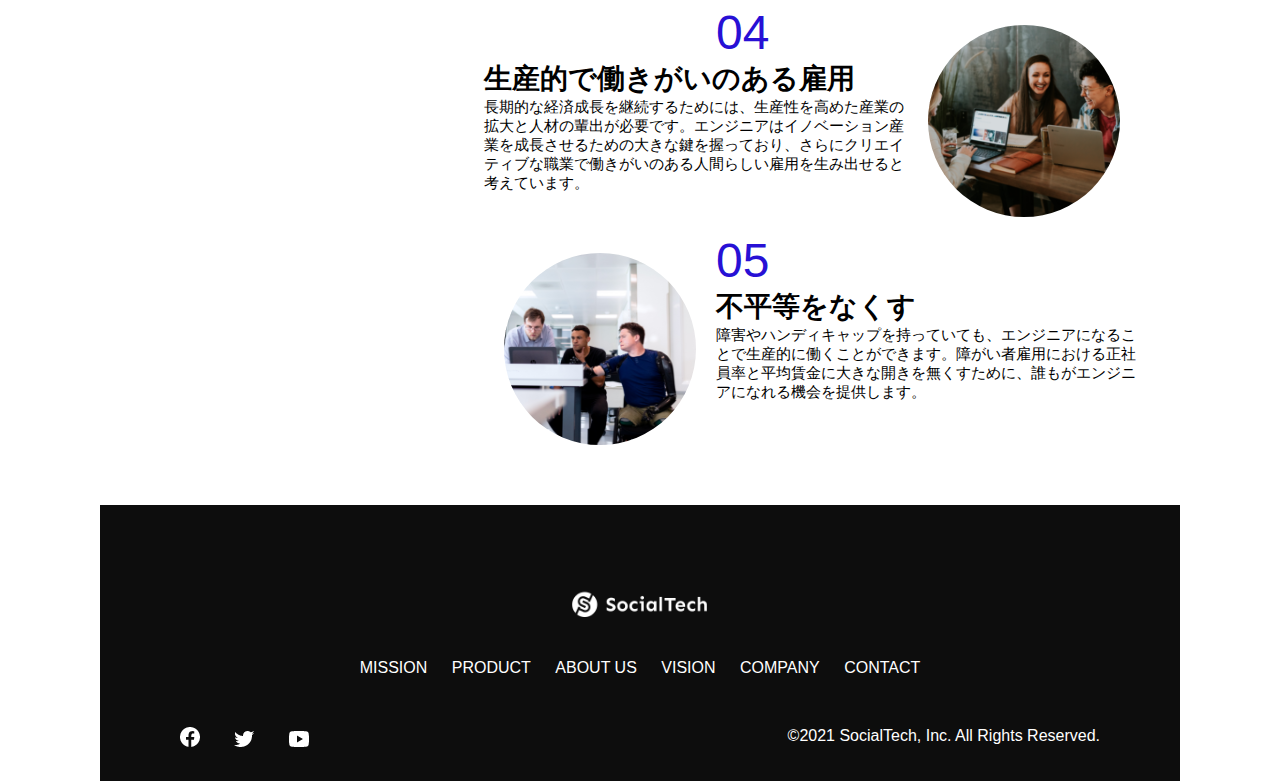
<file: kadai_tutorial_output/images/mission.html>
<!DOCTYPE html>
<html>
  <head>
    <meta charset="UTF-8" />
    <meta name="viewport" content="width=device-width, initial-scale=1.0" />
    <title>SocialTech-MISSION ミッション</title>
    <link rel="stylesheet" href="style.css" />
    <meta
      name="description"
      content="SocialTechが目指す5つの目標（S2DGs）を紹介します"
    />
  </head>
  <body>
    <header>
      <!-- ロゴ -->
      <a href="index.html" id="logo"
        ><img src="logo.png" alt="トップページに戻る"
      /></a>

      <!-- PC用ナビゲーション -->
      <nav id="nav-pc">
        <a href="mission.html">MISSION</a>
        <a href="product.html">PRODUCT</a>
        <a href="index.html#aboutus">ABOUT US</a>
        <a href="index.html#vision">VISION</a>
        <a href="index.html#company">COMPANY</a>
        <a href="index.html#contact">CONTACT</a>
      </nav>

      <!-- スマホ用メニューボタン -->
      <img
        id="menu-sp"
        src="button-menu.png"
        alt="ナビゲーションを開く"
        onclick="document.getElementById('nav-sp').style.display = 'block'"
      />

      <!-- スマホ用ナビゲーション -->
      <nav id="nav-sp">
        <img
          id="close"
          src="button-close.png"
          alt="ナビゲーションを閉じる"
          onclick="document.getElementById('nav-sp').style.display = 'none'"
        />
        <a
          id="logo-sp"
          href="index.html"
          onclick="document.getElementById('nav-sp').style.display = 'none'"
          ><img src="logo-sp.png" alt="トップページに戻る"
        /></a>
        <a
          class="menu"
          href="mission.html"
          onclick="document.getElementById('nav-sp').style.display = 'none'"
          >MISSION</a
        >
        <a
          class="menu"
          href="product.html"
          onclick="document.getElementById('nav-sp').style.display = 'none'"
          >PRODUCT</a
        >
        <a
          class="menu"
          href="index.html#aboutus"
          onclick="document.getElementById('nav-sp').style.display = 'none'"
          >ABOUT US</a
        >
        <a
          class="menu"
          href="index.html#vision"
          onclick="document.getElementById('nav-sp').style.display = 'none'"
          >VISION</a
        >
        <a
          class="menu"
          href="index.html#company"
          onclick="document.getElementById('nav-sp').style.display = 'none'"
          >COMPANY</a
        >
        <a
          class="menu"
          href="index.html#contact"
          onclick="document.getElementById('nav-sp').style.display = 'none'"
          >CONTACT</a
        >
        <div id="sns">
          <a href="https://www.facebook.com/sejuku2013"
            ><img src="button-facebook.png" alt="Facebookのリンク"
          /></a>
          <a href="https://twitter.com/samuraijuku"
            ><img src="button-twitter.png" alt="Twitterのリンク"
          /></a>
          <a href="https://www.youtube.com/channel/UCCFOQO5aDK0xXam4cUQXT8g"
            ><img src="button-youtube.png" alt="YouTubeのリンク"
          /></a>
        </div>
      </nav>
    </header>
    <main>
      <article>
        <section id="mission-main">
          <div id="mission-title">
            <h1>MISSION</h1>
            <span>ミッション</span>
            <div>TOP > MISSION</div>
          </div>
        </section>

        <section id="mission-s2dgs">
          <h2 class="mission-h2">S2DGsの実現</h2>
          <p>
            国連の掲げる大中小169個の目標「SDGs」のうち、以下の5つの大目標の実現をミッションとします。
          </p>
          <img src="mission/mission-s2dgs.png" alt="S2DGs" />
        </section>

        <section id="mission-5goals">
          <div>
            <img
              id="s2dgs-image"
              src="mission/mission-5goals.png"
              alt="5Goals"
            />
          </div>
          <div>
            <div>
              <img
                class="fivegoals-image-left"
                src="mission/mission-5goals01.png"
                alt="PCを操作する女の子"
              />
              <span class="fivegoals-number">01</span>
              <h3 class="fivegoals-h3">貧困をなくそう</h3>
              <p class="fivegoals-p">
                平均年収の高いエンジニアになることを支援し、相対的貧困を抜け出す社会人を増やしていきます。さらに、技能取得や職業訓練の機会を得られない貧困家庭の子供にもIT教育を提供し「貧困の連鎖」を食い止めることを目指します。
              </p>
            </div>

            <div>
              <img
                class="fivegoals-image-right"
                src="mission/mission-5goals02.png"
                alt="PCを見つめる小さい女の子"
              />
              <span class="fivegoals-number">02</span>
              <h3 class="fivegoals-h3">質の高い教育をみんなに</h3>
              <p class="fivegoals-p">
                手頃な価格で質の高い技術・職業教育の提供を行い、誰もがエンジニアになれるための教育プラットフォームを目指します。子供向けSTEAM教育を提供し、グローバル社会やAI時代に適応して世界で通用する価値の高い人材を育成します。
              </p>
            </div>

            <div>
              <img
                class="fivegoals-image-left"
                src="mission/mission-5goals03.png"
                alt="PCを操作する女性"
              />
              <span class="fivegoals-number">03</span>
              <h3 class="fivegoals-h3">ジェンダー平等の実現</h3>
              <p class="fivegoals-p">
                女性エンジニアを輩出することは、ジェンダーギャップ指数の経済、教育分野に影響を与えると考えています。女性エンジニアを増やすことで、ライフイベントが多い女性の社会進出を促す機会の創出やシングルマザーの貧困解消をし、男女格差の無い、健全な社会を目指します。
              </p>
            </div>

            <div>
              <img
                class="fivegoals-image-right"
                src="mission/mission-5goals04.png"
                alt="笑顔で話し合う3人の男女"
              />
              <span class="fivegoals-number">04</span>
              <h3 class="fivegoals-h3">生産的で働きがいのある雇用</h3>
              <p class="fivegoals-p">
                長期的な経済成長を継続するためには、生産性を高めた産業の拡大と人材の輩出が必要です。エンジニアはイノベーション産業を成長させるための大きな鍵を握っており、さらにクリエイティブな職業で働きがいのある人間らしい雇用を生み出せると考えています。
              </p>
            </div>

            <div>
              <img
                class="fivegoals-image-left"
                src="mission/mission-5goals05.png"
                alt="障害を持つ男性が生き生きと働く様子"
              />
              <span class="fivegoals-number">05</span>
              <h3 class="fivegoals-h3">不平等をなくす</h3>
              <p class="fivegoals-p">
                障害やハンディキャップを持っていても、エンジニアになることで生産的に働くことができます。障がい者雇用における正社員率と平均賃金に大きな開きを無くすために、誰もがエンジニアになれる機会を提供します。
              </p>
            </div>
          </div>
        </section>
      </article>
      <footer>
        <div id="footer-logo">
          <img src="logo-sp.png" alt="SocialTech" />
        </div>
        <div id="footer-link">
          <a href="mission.html">MISSION</a>
          <a href="product.html">PRODUCT</a>
          <a href="index.html#aboutus">ABOUT US</a>
          <a href="index.html#vision">VISION</a>
          <a href="index.html#company">COMPANY</a>
          <a href="index.html#contact">CONTACT</a>
        </div>
        <div id="sns-footer">
          <a href="https://www.facebook.com/sejuku2013"
            ><img src="button-facebook.png" alt="Facebookのリンク"
          /></a>
          <a href="https://twitter.com/samuraijuku"
            ><img src="button-twitter.png" alt="Twitterのリンク"
          /></a>
          <a href="https://www.youtube.com/channel/UCCFOQO5aDK0xXam4cUQXT8g"
            ><img src="button-youtube.png" alt="YouTubeのリンク"
          /></a>
          <span id="copyright"
            >&copy;2021 SocialTech, Inc. All Rights Reserved.
          </span>
        </div>
      </footer>
    </main>
  </body>
</html>
</file>
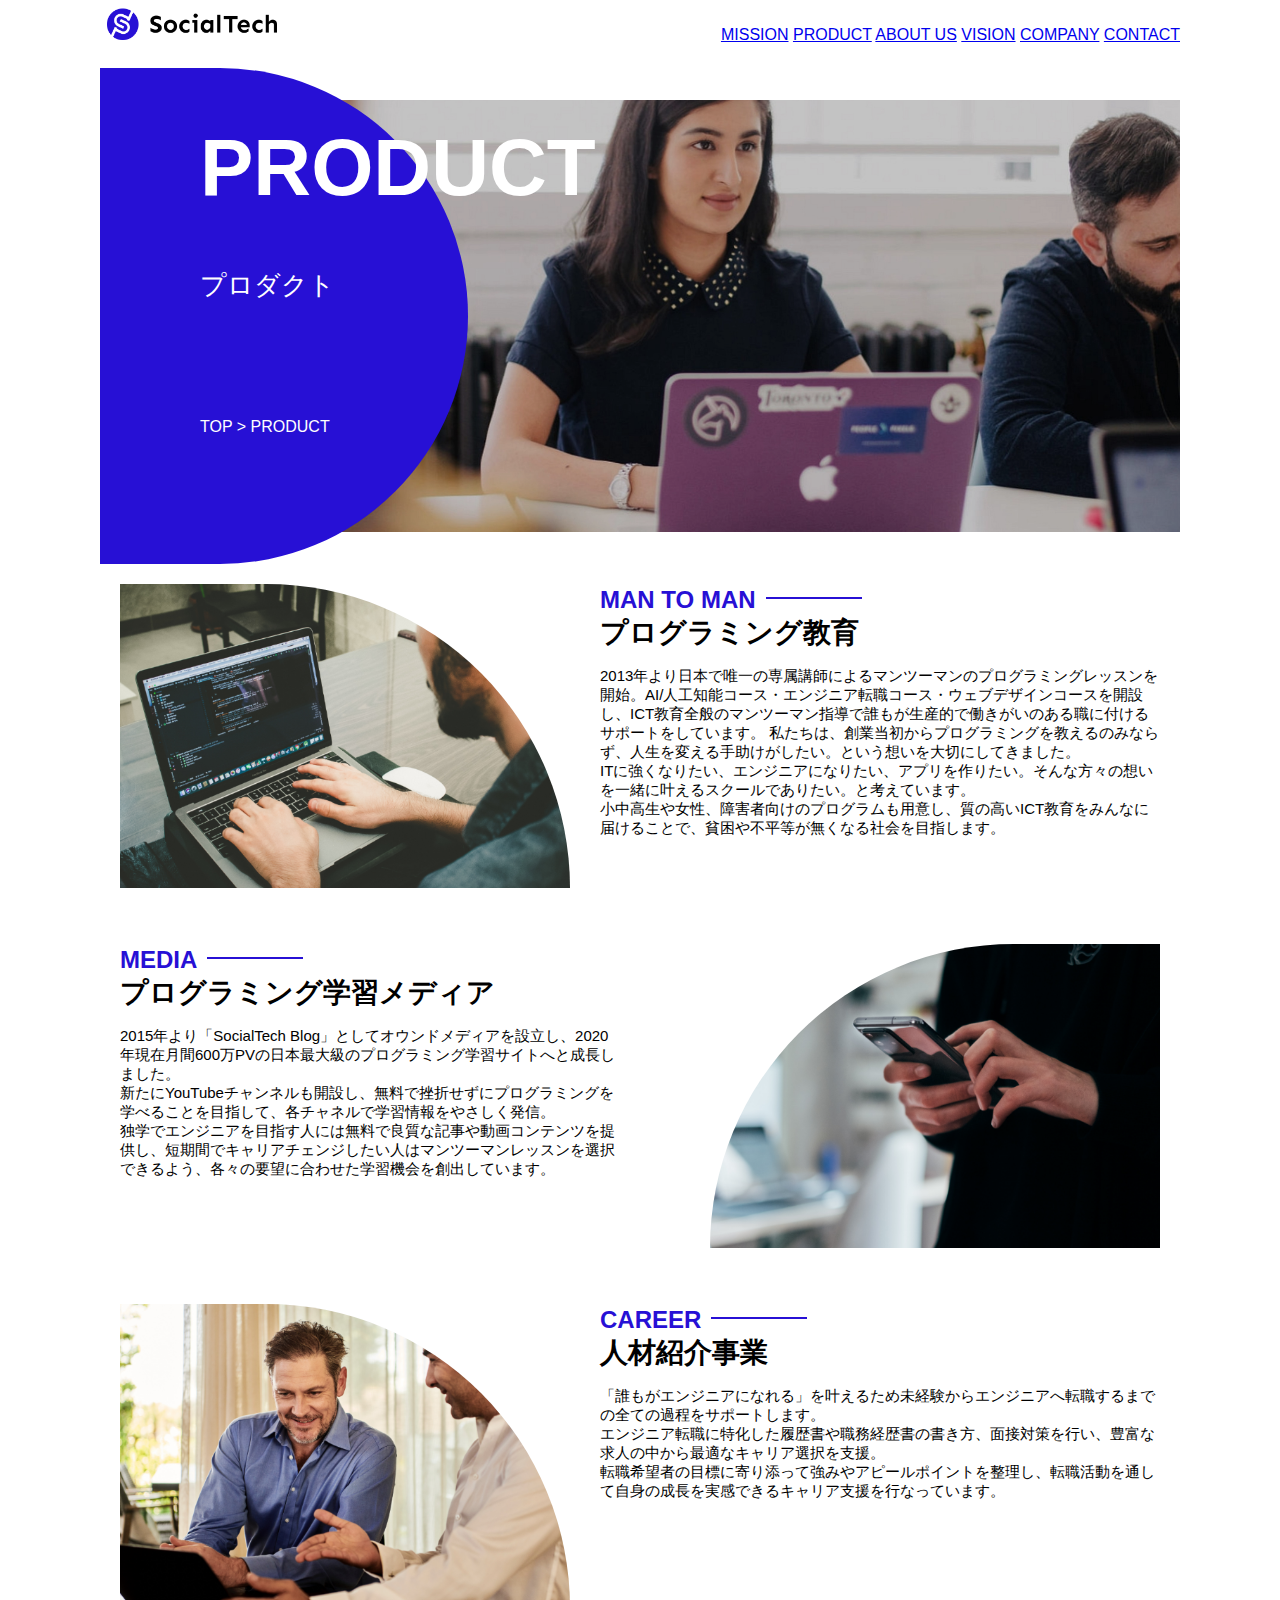
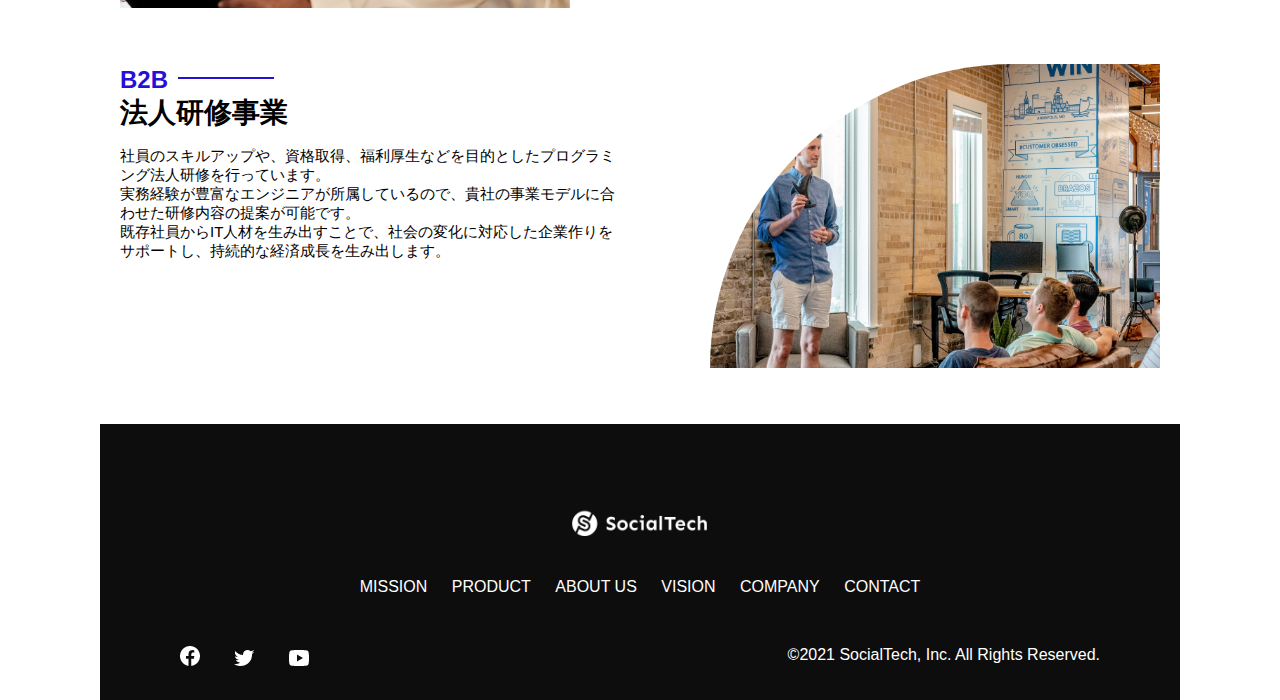
<file: kadai_tutorial_output/images/product.html>
<!DOCTYPE html>
<html>
  <head>
    <meta charset="UTF-8" />
    <meta name="viewport" content="width=device-width, initial-scale=1.0" />
    <title>SocialTech -PRODUCT プロダクト</title>
    <meta
      name="description"
      content="SocialTechの4つのプロダクトを紹介します"
    />
    <link rel="stylesheet" href="style.css" />
  </head>
  <body>
    <header>
      <!-- ロゴ -->
      <a href="index.html" id="logo"
        ><img src="logo.png" alt="トップページに戻る"
      /></a>

      <!-- PC用ナビゲーション -->
      <nav id="nav-pc">
        <a href="mission.html">MISSION</a>
        <a href="product.html">PRODUCT</a>
        <a href="index.html#aboutus">ABOUT US</a>
        <a href="index.html#vision">VISION</a>
        <a href="index.html#company">COMPANY</a>
        <a href="index.html#contact">CONTACT</a>
      </nav>

      <!-- スマホ用メニューボタン -->
      <img
        id="menu-sp"
        src="button-menu.png"
        alt="ナビゲーションを開く"
        onclick="document.getElementById('nav-sp').style.display = 'block'"
      />

      <!-- スマホ用ナビゲーション -->
      <nav id="nav-sp">
        <img
          id="close"
          src="button-close.png"
          alt="ナビゲーションを閉じる"
          onclick="document.getElementById('nav-sp').style.display = 'none'"
        />
        <a
          id="logo-sp"
          href="index.html"
          onclick="document.getElementById('nav-sp').style.display = 'none'"
          ><img src="logo-sp.png" alt="トップページに戻る"
        /></a>
        <a
          class="menu"
          href="mission.html"
          onclick="document.getElementById('nav-sp').style.display = 'none'"
          >MISSION</a
        >
        <a
          class="menu"
          href="product.html"
          onclick="document.getElementById('nav-sp').style.display = 'none'"
          >PRODUCT</a
        >
        <a
          class="menu"
          href="index.html#aboutus"
          onclick="document.getElementById('nav-sp').style.display = 'none'"
          >ABOUT US</a
        >
        <a
          class="menu"
          href="index.html#vision"
          onclick="document.getElementById('nav-sp').style.display = 'none'"
          >VISION</a
        >
        <a
          class="menu"
          href="index.html#company"
          onclick="document.getElementById('nav-sp').style.display = 'none'"
          >COMPANY</a
        >
        <a
          class="menu"
          href="index.html#contact"
          onclick="document.getElementById('nav-sp').style.display = 'none'"
          >CONTACT</a
        >
        <div id="sns">
          <a href="https://www.facebook.com/sejuku2013"
            ><img src="button-facebook.png" alt="Facebookのリンク"
          /></a>
          <a href="https://twitter.com/samuraijuku"
            ><img src="button-twitter.png" alt="Twitterのリンク"
          /></a>
          <a href="https://www.youtube.com/channel/UCCFOQO5aDK0xXam4cUQXT8g"
            ><img src="button-youtube.png" alt="YouTubeのリンク"
          /></a>
        </div>
      </nav>
    </header>
    <main>
      <article>
        <section id="product-main">
          <div id="product-title">
            <h1>PRODUCT</h1>
            <span>プロダクト</span>
            <div>TOP > PRODUCT</div>
          </div>
        </section>

        <section class="product-section1">
          <img src="product/product-mantoman.png" alt="PCでコードを書く男性" />
          <div>
            <h2 class="product-h2">MAN TO MAN</h2>
            <h3 class="product-h3">プログラミング教育</h3>
            <p>
              2013年より日本で唯一の専属講師によるマンツーマンのプログラミングレッスンを開始。AI/人工知能コース・エンジニア転職コース・ウェブデザインコースを開設し、ICT教育全般のマンツーマン指導で誰もが生産的で働きがいのある職に付けるサポートをしています。
              私たちは、創業当初からプログラミングを教えるのみならず、人生を変える手助けがしたい。という想いを大切にしてきました。<br />ITに強くなりたい、エンジニアになりたい、アプリを作りたい。そんな方々の想いを一緒に叶えるスクールでありたい。と考えています。<br />小中高生や女性、障害者向けのプログラムも用意し、質の高いICT教育をみんなに届けることで、貧困や不平等が無くなる社会を目指します。
            </p>
          </div>
        </section>
        <section class="product-section2">
          <div>
            <h2 class="product-h2">MEDIA</h2>
            <h3 class="product-h3">プログラミング学習メディア</h3>
            <p>
              2015年より「SocialTech
              Blog」としてオウンドメディアを設立し、2020年現在月間600万PVの日本最大級のプログラミング学習サイトへと成長しました。<br />新たにYouTubeチャンネルも開設し、無料で挫折せずにプログラミングを学べることを目指して、各チャネルで学習情報をやさしく発信。<br />独学でエンジニアを目指す人には無料で良質な記事や動画コンテンツを提供し、短期間でキャリアチェンジしたい人はマンツーマンレッスンを選択できるよう、各々の要望に合わせた学習機会を創出しています。
            </p>
          </div>
          <img
            src="product/product-media.png"
            alt="スマートフォンを操作する人"
          />
        </section>
        <section class="product-section1">
          <img src="product/product-career.png" alt="笑顔で話し合う2人の男性" />
          <div>
            <h2 class="product-h2">CAREER</h2>
            <h3 class="product-h3">人材紹介事業</h3>
            <p>
              「誰もがエンジニアになれる」を叶えるため未経験からエンジニアへ転職するまでの全ての過程をサポートします。<br />エンジニア転職に特化した履歴書や職務経歴書の書き方、面接対策を行い、豊富な求人の中から最適なキャリア選択を支援。<br />転職希望者の目標に寄り添って強みやアピールポイントを整理し、転職活動を通して自身の成長を実感できるキャリア支援を行なっています。<br />
            </p>
          </div>
        </section>
        <section class="product-section2">
          <div>
            <h2 class="product-h2">B2B</h2>
            <h3 class="product-h3">法人研修事業</h3>
            <p>
              社員のスキルアップや、資格取得、福利厚生などを目的としたプログラミング法人研修を行っています。<br />実務経験が豊富なエンジニアが所属しているので、貴社の事業モデルに合わせた研修内容の提案が可能です。<br />既存社員からIT人材を生み出すことで、社会の変化に対応した企業作りをサポートし、持続的な経済成長を生み出します。
            </p>
          </div>
          <img
            src="product/product-b2b.png"
            alt="講演中の男性とそれを聴く人々"
          />
        </section>
      </article>
      <footer>
        <div id="footer-logo">
          <img src="logo-sp.png" alt="SocialTech" />
        </div>
        <div id="footer-link">
          <a href="mission.html">MISSION</a>
          <a href="product.html">PRODUCT</a>
          <a href="index.html#aboutus">ABOUT US</a>
          <a href="index.html#vision">VISION</a>
          <a href="index.html#company">COMPANY</a>
          <a href="index.html#contact">CONTACT</a>
        </div>
        <div id="sns-footer">
          <a href="https://www.facebook.com/sejuku2013"
            ><img src="button-facebook.png" alt="Facebookのリンク"
          /></a>
          <a href="https://twitter.com/samuraijuku"
            ><img src="button-twitter.png" alt="Twitterのリンク"
          /></a>
          <a href="https://www.youtube.com/channel/UCCFOQO5aDK0xXam4cUQXT8g"
            ><img src="button-youtube.png" alt="YouTubeのリンク"
          /></a>
          <span id="copyright"
            >&copy;2021 SocialTech, Inc. All Rights Reserved.
          </span>
        </div>
      </footer>
    </main>
  </body>
</html>
</file>
<file: kadai_013/style.css>
/* PC、スマホ共通スタイル */
body {
  font-family: "Source Sans Pro", "Hiragino Kaku Gothic ProN", Meiryo, Arial,
    sans-serif;
}

p {
  font-size: 15px;
}

#main-visual > img {
  width: 100%;
}

/*================
PC用のスタイル 
=================*/
@media screen and (min-width: 768px) {
  /* 横幅設定 */
  body {
    max-width: 1080px;
    min-width: 960px;
    margin: 0 auto 0 auto;
  }

  /* ヘッダー */
  header {
    display: flex;
    justify-content: space-between;
  }

  /* ナビゲーションのレイアウト */
  #nav-pc {
    text-align: right;
    font-size: 14px;
    padding-top: 15px;
  }

  /* ナビゲーションのリンクの装飾設定 */
  #nav-pc > a {
    text-decoration: none;
    margin-left: 20px;
  }

  #nav-pc > a:link {
    color: #0d0d0d;
  }

  #nav-pc > a:visited {
    color: #0d0d0d;
  }

  #nav-pc > a:hover {
    color: #0d0d0d;
    text-decoration: underline;
  }

  #nav-pc > a:active {
    color: #0d0d0d;
  }
  #menu-sp {
    display: none;
  }
  #nav-sp {
    display: none;
  }
}
@media screen and (max-width: 767px) {
  body {
    min-width: 375px;
    margin: 0;
  }
  #nav-pc {
    display: none;
  }
  #menu-sp {
    float: right;
    padding: 0;
  }
  #nav-sp {
    background-color: #ce933e;
    position: absolute;
    left: 0;
    top: 0;
    height: 100%;
    width: 100%;
    display: none;
    z-index: 100;
  }
  #close {
    position: absolute;
    top: 20px;
    right: 20px;
  }
  #logo-sp {
    margin: 80px 0 30px 20px;
  }
  #nav-sp > a {
    display: block;
  }
  #nav-sp > a:link {
    color: #ffffff;
  }
  #nav-sp > a:visited {
    color: #ffffff;
  }
  #nav-sp > a:hover {
    color: #ffffff;
    text-decoration: underline;
  }
  #nav-sp > a:active {
    color: #ffffff;
  }
  #nav-sp > .menu {
    text-decoration: none;
    display: block;
    margin-right: 20px;
    margin-left: 20px;
    height: 44px;
    font-size: 16px;
    background-image: url("images/arrow.png");
    background-repeat: no-repeat;
    background-position: right top;
  }
}
</file>
<file: 模写コーディング/style.css>
body,
h1,
h2,
h3,
ul,
li {
  margin: 0;
  padding: 0;
}
* {
  box-sizing: border-box;
}

body {
  color: #333;
  font-family: NOto Sans Japanese;
}

a {
  text-decoration: none;
  color: inherit;
}

@media screen and (min-width: 768px) {
  h3 {
    font-size: 24px;
  }

  p {
    font-size: 18px;
  }
  h2 {
    font-size: 34px;
  }

  .menu > li {
    font-size: 34px;
  }

  nav {
    display: flex;
    width: 68%;
    margin: 0 auto;
    justify-content: space-between;
    align-items: center;
  }
  .menu {
    display: flex;
    padding: 0;
  }
  .menu > li {
    list-style: none;
    font-size: 34px;
    font-weight: 700;
  }
  .menu li:nth-child(2) {
    margin-left: 35px;
  }
  h1 {
    font-size: 34px;
    font-weight: 700;
    border: solid 1px #333;
    padding: 12px 28px;
    line-height: 1.3;
  }
  li {
    font-size: 18px;
  }

  header {
    height: 109px;
    width: 100%;
    padding: 20px 0;
  }

  #main-camera {
    width: 100%;
    height: 400px;
  }

  article {
    text-align: center;
  }
  #About-info {
    display: flex;
  }
  #profile {
    text-align: left;
    position: relative;
    left: 354px;
  }
  #profile > ul > li {
    list-style: none;
  }
  #about-human {
    border-radius: 50%;
    width: 142px;
    height: 141px;
    position: relative;
    left: 321px;
  }

  #about-h2 {
    margin: 50px auto 22px auto;
  }

  #works-div {
    display: flex;
    justify-content: space-around;
  }
  .works-coment {
    width: 179px;
  }
  .works-img {
    width: 179px;
    height: 134px;
  }
  #Works {
    width: 573px;
    height: 329px;
    margin: 44px auto 32px auto;
  }
  #Works > h2 {
    margin-bottom: 30px;
  }
}

@media screen and (max-width: 767px) {
  nav {
    margin: 20px;
    display: flex;
    justify-content: space-between;
  }
  li {
    list-style: none;
  }
  h1 {
    border: solid 1px #333;
    line-height: 2;
    padding: 0 1em;
  }
  .menu {
    display: flex;
    padding: 0;
  }
  #main-camera {
    width: 100%;
  }
  #works-div {
    display: block;
  }
  .works-img {
    width: 100%;
  }
  #Works {
    margin: 45px 20px 52px 20px;
    text-align: center;
  }
  footer {
    text-align: center;
  }
  #About-info {
    display: flex;
    justify-content: space-around;
  }
  #about-h2 {
    text-align: center;
    margin-bottom: 40px;
  }
  #About {
    margin: 50px auto 45px auto;
  }
  #about-human {
    border-radius: 50%;
    width: 16%;
    height: 16%;
  }
  #Works > h2 {
    margin-bottom: 20px;
  }
  .menu > li {
    font-size: 1.5em;
    font-weight: 700;
    padding: 8px 0;
  }
  .menu li:nth-child(1) {
    margin-right: 1.5em;
  }
}
</file>
<file: kadai_tutorial_output/images/style.css>
/* PC、スマホ共通スタイル */
body {
  font-family: "Source Sans Pro", "Hiragino Kaku Gothic ProN", Meiryo, Arial,
    sans-serif;
}

p {
  font-size: 15px;
}

/*================
 PC用のスタイル 
=================*/
@media screen and (min-width: 768px) {
  body {
    max-width: 1080px;
    min-width: 960px;
    margin: 0 auto 0 auto;
  }

  header {
    display: flex;
    justify-content: space-between;
  }
  #nav-pc {
    text-align: right;
    font-size: 14px;
    padding-top: 15px;
    display: none;
  }
  #nav-pc > a {
    text-decoration: none;
    margin-left: 20px;
  }
  #nav-pc > a:link {
    color: #0d0d0d;
  }
  #nav-pc > a:visited {
    color: #0d0d0d;
  }
  #nav-pc > a:hover {
    color: #0d0d0d;
    text-decoration: underline;
  }
  #nav-pc > a:active {
    color: #0d0d0d;
  }
  #main-visual {
    position: relative;
    height: 400px;
  }
  #main-message {
    position: absolute;
    top: 0;
    left: 0;
    background-color: #2710d5;
    color: #ffffff;
    border-radius: 0 0 476px 0;
    max-width: 620px;
    height: 100%;
    width: 100%;
    z-index: 11;
  }
  #main-message > h1 {
    font-size: 60px;
    font-weight: bold;
    margin: 100px 0 0 50px;
  }
  #main-message > p {
    font-size: 28px;
    margin: 0 0 0 50px;
  }
  #main-visual > img {
    max-width: 620px;
    border-radius: 476px 0 0 0;
    position: absolute;
    top: 0;
    right: 0;
    z-index: 10;
  }
  h2 {
    margin: 40px 0 0 0;
  }

  h2::after {
    content: url("line.png");
    margin-left: 10px;
  }

  h3 {
    font-size: 27px;
  }
  #mission {
    margin: 80px auto 80px auto;
    width: 100%;
  }

  #mission-flex {
    width: 100%;
    display: flex;
  }
  #mission-flex > div {
    width: 50%;
    margin: 20px;
  }

  #mission-photo {
    width: 100%;
  }

  #s2dgs {
    margin-top: 50px;
    width: 100%;
  }
  /* プロダクト */
  #product {
    background-color: #fafafa;
    width: 100%;
    margin: 80px 0 80px 0;
    padding: 10px 40px 0px 40px;
  }

  /* 外枠 */
  #product > div {
    margin-top: 40px;
    display: flex;
  }

  /* 左のカラム */
  #product-left {
    width: 50%;
    margin-right: 20px;
  }

  /* 右のカラム */
  #product-right {
    width: 50%;
    margin-left: 20px;
    margin-top: 80px;
  }

  /* 画像＋説明の枠 */
  #product-left > div {
    position: relative;
    height: 480px;
    margin-right: 20px;
  }
  #product-right > div {
    position: relative;
    height: 480px;
    margin-left: 20px;
  }
  .product-photo {
    width: 100%;
  }
  /* 説明文の枠 */
  .product-explain {
    background-color: #ffffff;
    position: absolute;
    left: 0;
    top: 280px;
    margin: 0 40px 0 40px;
    padding: 20px;
    box-shadow: 5px 5px 10px rgba(0, 0, 0, 0.05);
  }

  /* 説明文の英語 */
  .product-explain > span {
    color: #2710d5;
    font-weight: bold;
    font-size: 16px;
    margin: 0;
  }

  /* 説明文の見出し */
  .product-explain > h3 {
    font-size: 20px;
    margin: 5px 0 5px 0;
  }

  /* 説明文 */
  .product-explain > p {
    font-size: 14px;
    margin: 0;
  }

  /* 「もっとみる」ボタン */
  #product-more {
    margin: 0 auto -42px auto;
  }
  /* ABOUT US */
  #aboutus {
    margin: 80px auto 80px auto;
  }

  /* 3つの組織文化と画像を入れる枠 */
  #aboutus > div {
    display: flex;
  }
  /* 画像 */
  .culture-img {
    width: 100%;
    align-self: flex-start;
  }

  .culture-img2 {
    margin-top: 50px;
    width: 100%;
  }
  /* 3つの組織文化の表 */
  .culture-table {
    max-width: 500px;
    margin-right: 50px;
  }
  /* 番号 */
  .culture-num {
    font-size: 80px;
    color: #2710d5;
    margin: 0 20px 0 0;
  }

  /* 組織文化英語 */
  .culture-en {
    color: #2710d5;
    font-weight: bold;
    font-size: 24px;
    display: block;
  }

  /* 組織文化日本語 */
  .culture-jp {
    font-size: 28px;
    font-weight: bold;
  }

  /* 説明文 */
  .culture-description {
    margin: 0;
  }
  #vision {
    margin: 80px auto;
  }
  #vision > div {
    width: 100%;
    display: flex;
    justify-content: space-between;
    flex-wrap: wrap;
  }
  .vision-box {
    width: 300px;
    height: 300px;
    margin-bottom: 30px;
    position: relative;
  }
  .vision-box > img {
    width: 100%;
    height: auto;
    position: absolute;
    top: 0;
    left: 0;
    z-index: 30;
  }
  .vision-box > span {
    position: absolute;
    top: 0;
    left: 0;
    z-index: 31;
    margin-right: 20px;
  }
  .vision-box > span > h4 {
    color: #2710d5;
    font-size: 19px;
    margin-top: 80px;
  }
  .vision-box > span > h4::first-letter {
    font-size: 40px;
  }
  .vision-box > span > h5 {
    font-size: 20px;
    margin: none;
  }
  .vision-box > span > p {
    margin-top: 10px;
  }
  #company {
    margin: 80px auto;
  }
  #company-table {
    width: 100%;
  }
  .tableheader {
    text-align: left;
    padding: 20px;
    border-bottom-color: #2710d5;
    border-bottom-width: 1px;
    border-bottom-style: solid;
    width: 100px;
  }
  .tableheader-first {
    border-top-color: #2710d5;
    border-top-width: 1px;
    border-top-style: solid;
    text-align: left;
    padding: 20px;
    border-bottom-color: #2710d5;
    border-bottom-width: 1px;
    border-bottom-style: solid;
    width: 100px;
  }

  .cell {
    padding: 30px;
    border-bottom-color: #ececec;
    border-bottom-width: 1px;
    border-bottom-style: solid;
  }
  .cell-first {
    border-top-color: #ececec;
    border-top-width: 1px;
    border-top-style: solid;
    padding: 30px;
    border-bottom-color: #ececec;
    border-bottom-width: 1px;
    border-bottom-style: solid;
  }
  #company > iframe {
    width: 100%;
    height: 368px;
    margin-top: 40px;
  }
  #contact {
    margin: 80px auto;
  }
  #contact > form > div {
    display: flex;
    flex-direction: row;
    flex-wrap: wrap;
    padding-bottom: 30px;
  }
  .contact-heading {
    width: 240px;
    align-self: center;
  }
  .contact-label {
    font-weight: bold;
  }
  .contact-span {
    color: #ce2222;
    margin-left: 20px;
    font-weight: bold;
  }
  .contact-textbox {
    border-top: 0;
    border-left: 0;
    border-right: 0;
    border-bottom-width: 1px;
    border-bottom-color: #707070;
    border-bottom-style: solid;
    background-color: #fafafa;
    width: 400px;
    height: 56px;
  }
  /* お問い合わせ内容のテキストエリア */
  .contact-textarea {
    border-top: 0;
    border-left: 0;
    border-right: 0;
    border-bottom-width: 1px;
    border-bottom-color: #707070;
    border-bottom-style: solid;
    background-color: #fafafa;
    width: 400px;
    height: 200px;
  }
  details {
    width: 700px;
  }
  details > div {
    background-color: #fafafa;
    padding: 20px;
  }
  details > div > span {
    font-weight: bold;
  }
  footer {
    background-color: #0d0d0d;
    text-align: center;
    padding: 80px 80px 30px 80px;
  }
  #footer-logo {
    margin-bottom: 30px;
  }
  #footer-link {
    margin-bottom: 50px;
  }
  #footer-link > a {
    text-decoration: none;
    margin: 10px;
  }
  #footer-link > a:link {
    color: #ffffff;
  }
  #footer-link > a:visited {
    color: #ffffff;
  }
  #footer-link > a:hover {
    color: #ffffff;
    text-decoration: underline;
  }
  #footer-link > a:active {
    color: #ffffff;
  }
  #sns-footer {
    text-align: left;
    width: 100%;
  }
  #sns-footer > a {
    margin-right: 30px;
  }
  #copyright {
    color: #ffffff;
    float: right;
  }
  #cases {
    margin-top: 40px;
    margin-bottom: 40px;
    width: 100%;
  }
  ul {
    display: flex;
    list-style: none;
  }
  .case-card {
    width: 33%;
    margin: 20px;
    background-color: #ffffff;
    min-height: 400px;
    box-shadow: 5px 5px 15px rgba(0, 0, 0, 0.2);
  }
  .case-img {
    width: 100%;
  }
  .case-info {
    padding: 10px 20px;
  }
  .case-name {
    color: #2710d5;
    font-size: 19px;
  }
  .case-content {
    font-size: 14px;
  }
  #menu-sp {
    display: none;
  }
  #mission-main {
    height: 496px;
    width: 100%;
    background-image: url("mission/mission-main.png");
    background-repeat: no-repeat;
    background-position-y: center;
  }

  #mission-title {
    background-color: #2710d5;
    width: 368px;
    color: #ffffff;
    height: 496px;
    border-radius: 0 248px 248px 0;
    position: relative;
  }

  #mission-title > h1 {
    position: absolute;
    top: 0;
    left: 100px;
    font-size: 80px;
  }

  #mission-title > span {
    position: absolute;
    top: 200px;
    left: 100px;
    font-size: 26px;
  }

  #mission-title > div {
    position: absolute;
    top: 350px;
    left: 100px;
    font-size: 16px;
  }
  #mission-s2dgs {
    width: 100%;
    margin: 20px;
  }

  .mission-h2 {
    color: #2710d5;
    font-size: 40px;
  }

  .mission-h2::after {
    content: none;
  }
  #mission-5goals {
    margin: 20px;
    display: flex;
  }

  #mission-5goals > div {
    flex-grow: 1;
    padding: 20px;
  }

  #mission-5goals > div > div {
    margin-bottom: 40px;
  }

  .fivegoals-image-right {
    float: right;
    margin: 20px;
  }

  .fivegoals-image-left {
    float: left;
    margin: 20px;
  }

  .fivegoals-number {
    color: #2710d5;
    font-size: 48px;
    margin: 0;
  }

  .fivegoals-h3 {
    font-size: 28px;
    margin: 0;
  }

  .fivegoals-p {
    margin: 0;
  }
  #product-main {
    height: 496px;
    width: 100%;
    background-image: url("product/product-main.png");
    background-repeat: no-repeat;
    background-position-y: center;
  }

  #product-title {
    background-color: #2710d5;
    width: 368px;
    color: #ffffff;
    height: 496px;
    border-radius: 0 248px 248px 0;
    position: relative;
  }
  #product-title > h1 {
    position: absolute;
    top: 0;
    left: 100px;
    font-size: 80px;
  }

  #product-title > span {
    position: absolute;
    top: 200px;
    left: 100px;
    font-size: 26px;
  }

  #product-title > div {
    position: absolute;
    top: 350px;
    left: 100px;
    font-size: 16px;
  }
  .product-section1 {
    position: relative;
    margin: 20px;
    height: 340px;
  }

  .product-section1 > img {
    position: absolute;
    top: 0;
    left: 0;
    width: 450px;
    margin: 0 40px 30px 0;
    border-radius: 0 432px 0 0;
  }

  .product-section1 > div {
    position: absolute;
    top: 0;
    left: 480px;
  }

  /* セクション2 */
  .product-section2 {
    position: relative;
    margin: 20px;
    height: 340px;
  }

  .product-section2 > img {
    position: absolute;
    top: 0;
    right: 0;
    width: 450px;
    margin: 0 0 30px 40px;
    border-radius: 432px 0 0 0;
  }

  .product-section2 > div {
    width: 500px;
    position: absolute;
    top: 0;
    left: 0;
  }

  .product-h2 {
    color: #2710d5;
    font-size: 24px;
    margin: 0;
  }

  .product-h3 {
    font-size: 28px;
    margin: 0;
  }
}

/*====================
  スマートフォン用のスタイル
  =====================*/
@media screen and (max-width: 767px) {
  body {
    min-width: 375px;
    margin: 0;
  }
  #nav-pc {
    display: none;
  }
  #menu-sp {
    float: right;
    padding: 0;
  }
  #nav-sp {
    background-color: #2710d5;
    position: absolute;
    top: 0;
    left: 0;
    width: 100%;
    height: 100%;
    display: none;
    z-index: 100;
  }
  #close {
    position: absolute;
    top: 20px;
    right: 20px;
  }

  #logo-sp {
    margin: 80px 0 30px 20px;
  }
  #nav-sp > a {
    display: block;
  }
  #nav-sp > a:link {
    color: #ffffff;
  }
  #nav-sp > a:visited {
    color: #ffffff;
  }
  #nav-sp > a:hover {
    color: #ffffff;
    text-decoration: underline;
  }
  #nav-sp > a:active {
    color: #ffffff;
  }
  #nav-sp > .menu {
    text-decoration: none;
    display: block;
    margin: 0 20px 0 20px;
    height: 44px;
    font-size: 16px;
    background-image: url(arrow.png);
    background-repeat: no-repeat;
    background-position: right top;
  }
  #sns {
    position: absolute;
    bottom: 20px;
    left: 20px;
  }
  #sns > a {
    margin-right: 30px;
  }
  #main-visual {
    position: relative;
    height: 470px;
    width: 100%;
  }
  #main-visual > div {
    position: absolute;
    top: 0;
    left: 0;
    background-color: #2710d5;
    color: white;
    border-bottom-right-radius: 476px;
    text-align: center;
    height: 280px;
    width: 100%;
    z-index: 11;
  }
  #main-visual > div > h1 {
    font-size: 28px;
    margin-top: 90px;
  }
  #main-visual > div > p {
    margin: 0;
  }
  #main-visual > img {
    width: 100%;
    border-top-left-radius: 476px;
    z-index: 10;
    position: absolute;
    bottom: 0;
    right: 0;
  }
  h2::after {
    content: url("line.png");
    margin-left: 10px;
  }
  h3 {
    font-size: 24px;
    margin-top: 10px;
  }
  #mission {
    margin: 20px 20px;
  }
  #mission-photo,
  #s2dgs {
    width: 100%;
  }
  #product {
    background-color: #fafafa;
    padding-top: 10px;
  }
  #product h2 {
    margin-left: 20px;
  }
  #product-left,
  #product-right {
    margin-left: 20px;
    margin-right: 20px;
  }
  #product-left > div,
  #product-right > div {
    position: relative;
    height: 540px;
  }
  .product-explain {
    background-color: #ffffff;
    position: absolute;
    left: 0;
    bottom: 50px;
    padding: 20px 20px;
    box-shadow: 5px 5px 10px rgba(0, 0, 0, 0.05);
  }
  .product-explain > span {
    color: #2710d5;
    font-weight: bold;
    font-size: 16px;
    margin: 0;
  }
  .product-explain > h3 {
    margin: 10px 10px;
  }
  .product-photo {
    width: 100%;
  }

  #product-more > img {
    margin: 0 0 -42px 20px;
  }
  #aboutus {
    margin: 80px 20px;
  }
  #aboutus > div {
    display: flex;
    flex-direction: column;
  }
  .culture-table {
    width: 100%;
    padding-right: 20px;
    order: 2;
  }
  .culture-img {
    width: 100%;
    order: 1;
  }
  .culture-img2 {
    width: 100%;
  }
  .culture-num {
    font-size: 80px;
    color: #2710d5;
  }

  .culture-en {
    color: #2710d5;
    font-weight: bold;
    font-size: 24px;
    display: block;
  }

  .culture-jp {
    display: block;
  }

  .culture-description {
    margin: 0;
  }
  #vision {
    margin: 80px 20px;
  }
  .vision-box {
    width: 300px;
    height: 300px;
    margin-bottom: 30px;
    position: relative;
  }
  .vision-box > img {
    width: 100%;
    height: auto;
    position: absolute;
    top: 0;
    left: 0;
    z-index: 30;
  }
  .vision-box > span {
    position: absolute;
    top: 0;
    left: 0;
    z-index: 31;
    margin-right: 20px;
  }

  .vision-box > span > h4 {
    color: #2710d5;
    font-size: 19px;
    margin: 60px 0 0 0;
  }

  .vision-box > span > h5 {
    font-size: 20px;
    margin: 0 0 0 0;
  }
  .vision-box > span > p {
    margin: 10px 0 0 0;
  }
  #company {
    margin: 0 20px 0 20px;
  }

  #company > h3 {
    margin-bottom: 20px;
  }
  #company > table {
    width: 100%;
  }

  .tableheader-first {
    text-align: left;
    padding: 20px;
    border-bottom-color: #2710d5;
    border-bottom-width: 1px;
    border-bottom-style: solid;
    border-top-color: #2710d5;
    border-top-width: 1px;
    border-top-style: solid;
    width: 50px;
  }
  .tableheader {
    text-align: left;
    padding: 20px;
    border-bottom-color: #2710d5;
    border-bottom-width: 1px;
    border-bottom-style: solid;
    width: 50px;
  }

  .cell {
    padding: 20px;
    border-bottom-color: #ececec;
    border-bottom-width: 1px;
    border-bottom-style: solid;
  }
  .cell-first {
    padding: 20px;
    border-bottom-color: #ececec;
    border-bottom-width: 1px;
    border-bottom-style: solid;
    border-top-color: #ececec;
    border-top-width: 1px;
    border-top-style: solid;
  }

  #company > iframe {
    width: 100%;
    height: 240px;
    margin: 40px 0 0 0;
  }
  #contact {
    margin: 80px 20px 80px 20px;
  }

  #contact > h3 {
    margin-bottom: 20px;
  }

  #contact > form > div {
    margin-bottom: 20px;
  }

  .contact-heading {
    margin-bottom: 20px;
  }
  .contact-label {
    font-weight: bold;
  }

  /* 必須 */
  .contact-span {
    color: #ce2222;
    margin: 0 0 0 20px;
    font-weight: bold;
  }

  .contact-textbox {
    height: 56px;
    border-top: 0;
    border-left: 0;
    border-right: 0;
    background-color: #fafafa;
    border-bottom-color: #707070;
    border-bottom-width: 1px;
    border-style: solid;
    min-width: 300px;
    width: 100%;
  }

  .contact-textarea {
    height: 150px;
    border-top: 0;
    border-left: 0;
    border-right: 0;
    background-color: #fafafa;
    width: 100%;
  }

  .radiobutton {
    margin-bottom: 20px;
  }

  .radiobutton + label::after {
    content: "\A";
    white-space: pre;
  }
  footer {
    background-color: #0d0d0d;
    padding: 30px 20px 50px 20px;
  }

  #footer-logo {
    margin-bottom: 30px;
  }
  #footer-link {
    margin-bottom: 50px;
  }
  #footer-link > a {
    text-decoration: none;
    margin: 0 20px 30px 0;
    display: block;
    background-image: url("arrow.png");
    background-repeat: no-repeat;
    background-position: right top;
  }
  #footer-link > a:link {
    color: #ffffff;
  }
  #footer-link > a:visited {
    color: #ffffff;
  }
  #footer-link > a:hover {
    color: #ffffff;
    text-decoration: underline;
  }
  #footer-link > a:active {
    color: #ffffff;
  }
  #sns-footer > a {
    margin-right: 30px;
  }

  #copyright {
    font-size: 12px;
    display: block;
    margin-top: 30px;
    color: #ffffff;
  }
  #mission-main {
    height: 256px;
    width: 100%;
    background-image: url("mission/mission-main.png");
    background-repeat: no-repeat;
    background-position-y: center;
    background-size: auto 208px;
  }

  #mission-title {
    background-color: #2710d5;
    width: 136px;
    color: #ffffff;
    height: 256px;
    border-radius: 0 248px 248px 0;
    position: relative;
  }
  #mission-title > h1 {
    position: absolute;
    top: 0;
    left: 20px;
    font-size: 40px;
  }

  #mission-title > span {
    position: absolute;
    top: 110px;
    left: 20px;
    font-size: 18px;
  }

  #mission-title > div {
    position: absolute;
    top: 180px;
    left: 20px;
    font-size: 13px;
  }
  #mission-s2dgs {
    margin: 20px;
  }

  .mission-h2 {
    color: #2710d5;
    font-size: 38px;
    margin: 0px;
  }

  .mission-h2::after {
    content: none;
  }

  #mission-s2dgs > img {
    width: 100%;
  }
  #mission-5goals {
    margin: 20px;
  }

  #mission-5goals > div > div {
    margin-bottom: 40px;
  }

  #s2dgs-image {
    width: 100%;
  }
  .fivegoals-image-right {
    margin: 20px auto 20px auto;
    display: block;
  }

  .fivegoals-image-left {
    margin: 20px auto 20px auto;
    display: block;
  }

  .fivegoals-number {
    color: #2710d5;
    font-size: 48px;
    margin: 0;
  }

  .fivegoals-h3 {
    font-size: 28px;
    margin: 0;
  }
  .fivegoals-p {
    margin: 0;
  }
  #product-main {
    height: 256px;
    width: 100%;
    background-image: url("product/product-main.png");
    background-repeat: no-repeat;
    background-position-y: center;
    background-size: auto 208px;
  }
  #product-title {
    background-color: #2710d5;
    width: 136px;
    color: #ffffff;
    height: 256px;
    border-radius: 0 248px 248px 0;
    position: relative;
  }
  #product-title > h1 {
    position: absolute;
    top: 0;
    left: 20px;
    font-size: 40px;
  }
  #product-title > span {
    position: absolute;
    top: 110px;
    left: 20px;
    font-size: 18px;
  }
  #product-title > div {
    position: absolute;
    top: 180px;
    left: 20px;
    font-size: 13px;
  }
  .product-section1 {
    margin: 20px;
  }

  .product-section1 > img {
    width: 100%;
    border-radius: 0 300px 0 0;
  }

  .product-section2 {
    margin: 20px;
    display: flex;
    flex-direction: column;
  }

  .product-section2 > img {
    order: 1;
    width: 100%;
    border-radius: 300px 0 0 0;
  }

  .product-section2 > div {
    order: 2;
  }

  .product-h2 {
    color: #2710d5;
    font-size: 24px;
    margin: 0;
  }

  .product-h3 {
    font-size: 28px;
    margin: 0;
  }
  ul {
    display: flex;
    flex-direction: column;
    list-style: none;
  }
  .case-card {
    box-shadow: 5px 5px 15px rgba(0, 0, 0, 0.2);
    width: 100%;
    height: auto;
    background-color: #fafafa;
    padding-top: 10px;
    margin: 20px auto;
    position: relative;
  }
  .case-img {
    width: 100%;
    height: 300px;
  }
  .case-name {
    color: blue;
    position: absolute;
    left: 20px;
    bottom: 12px;
  }
}
</file>
